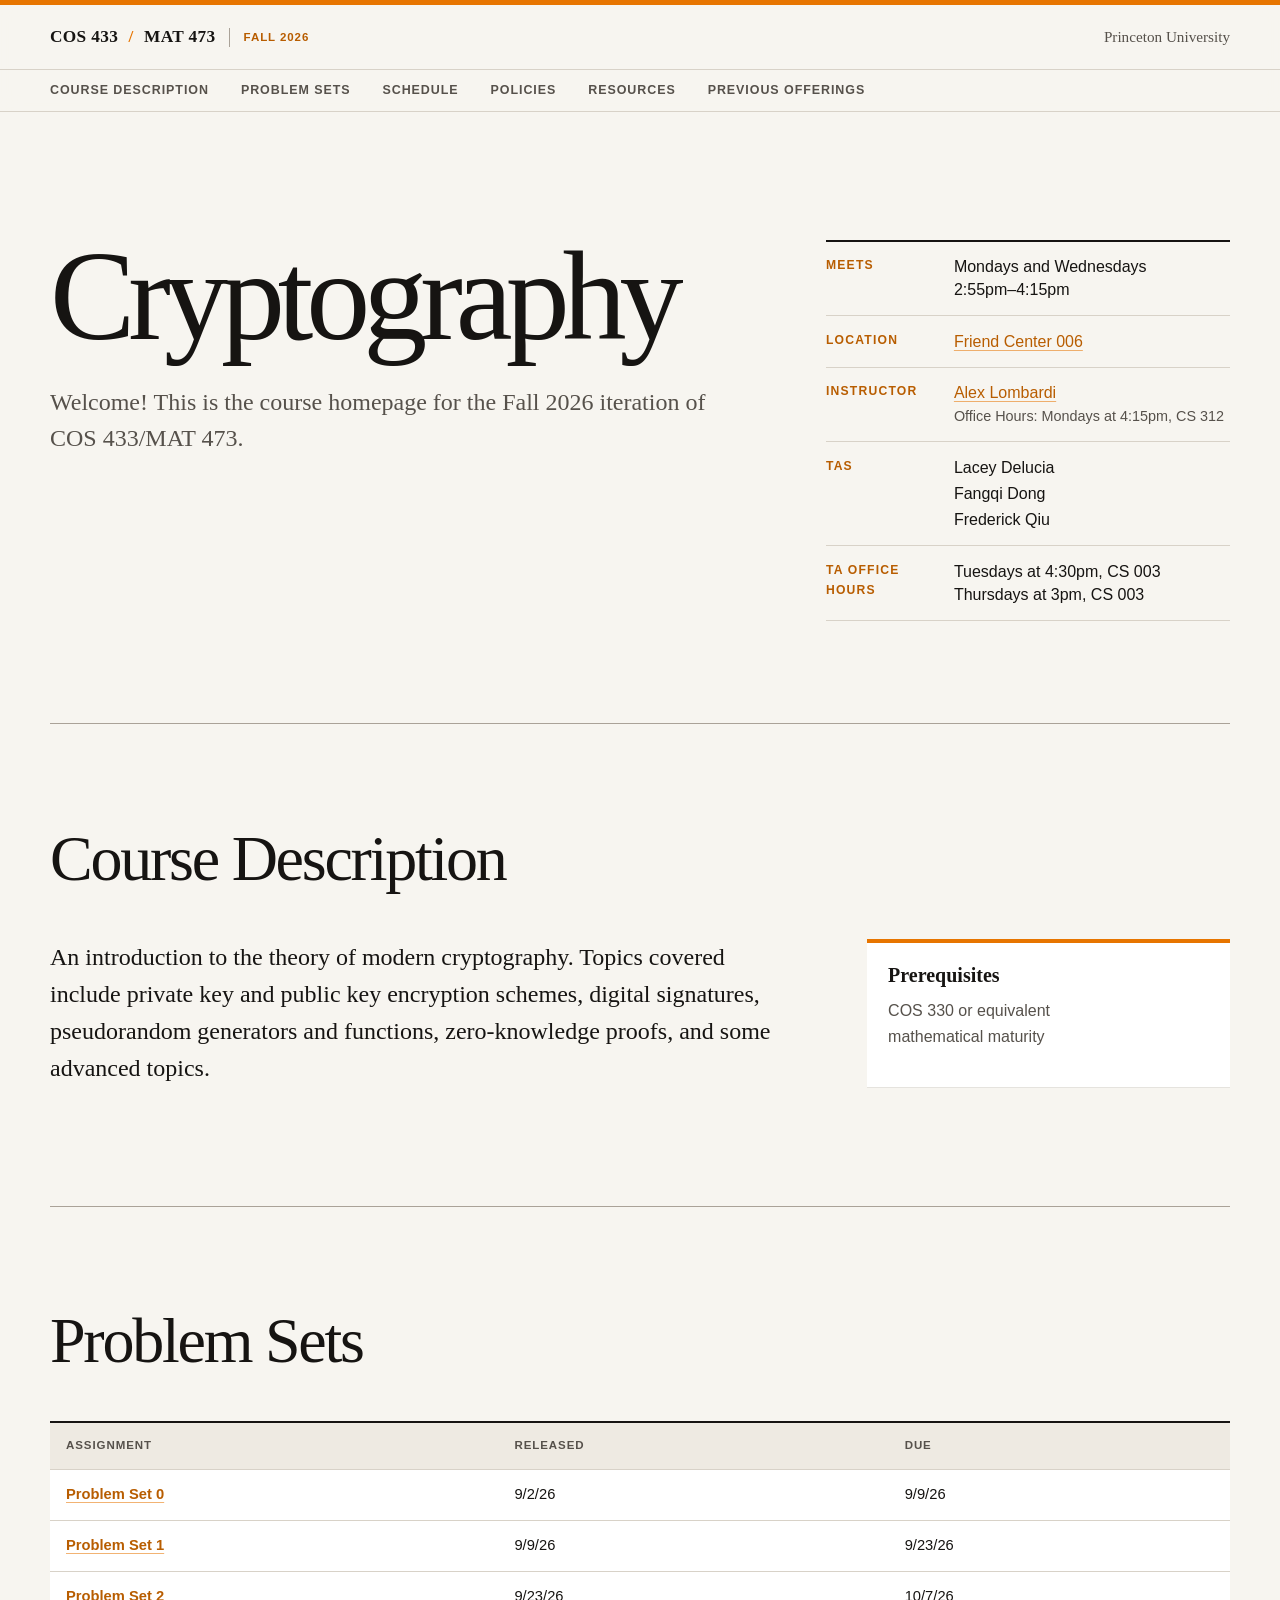
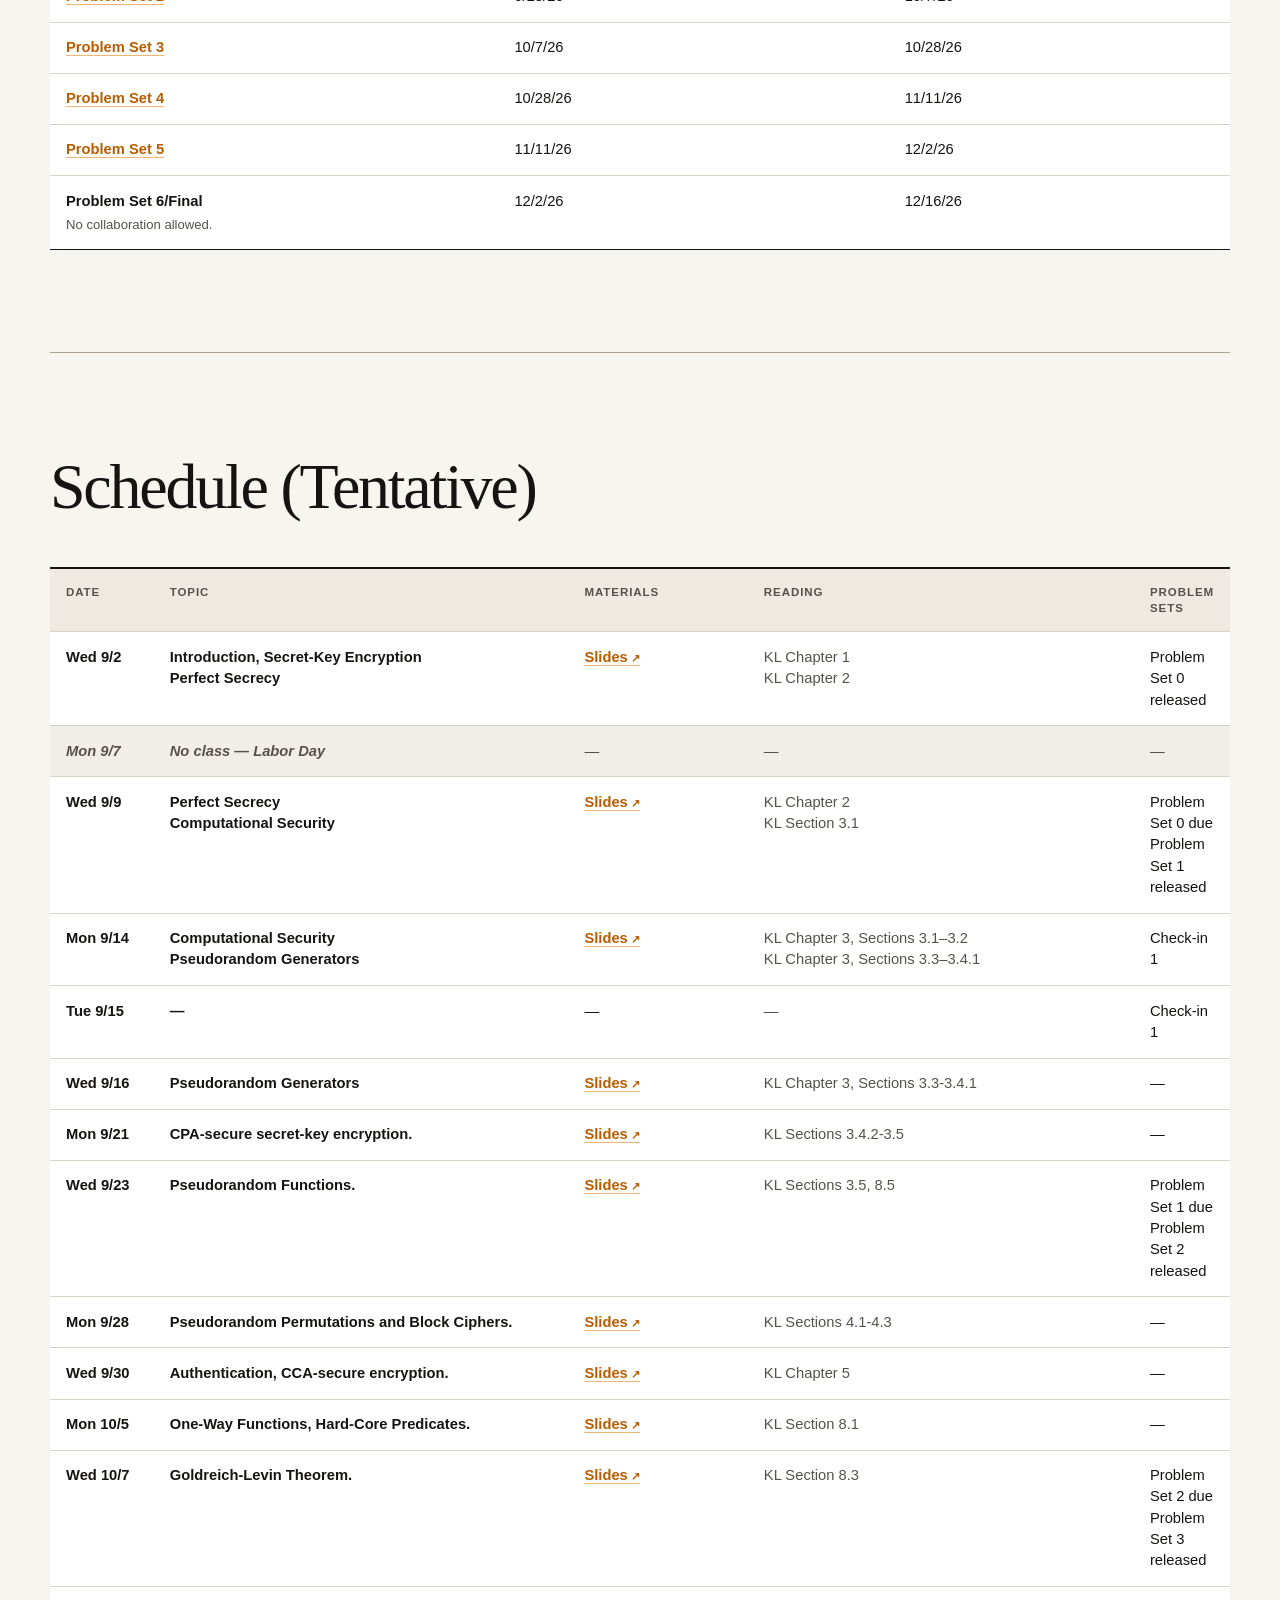
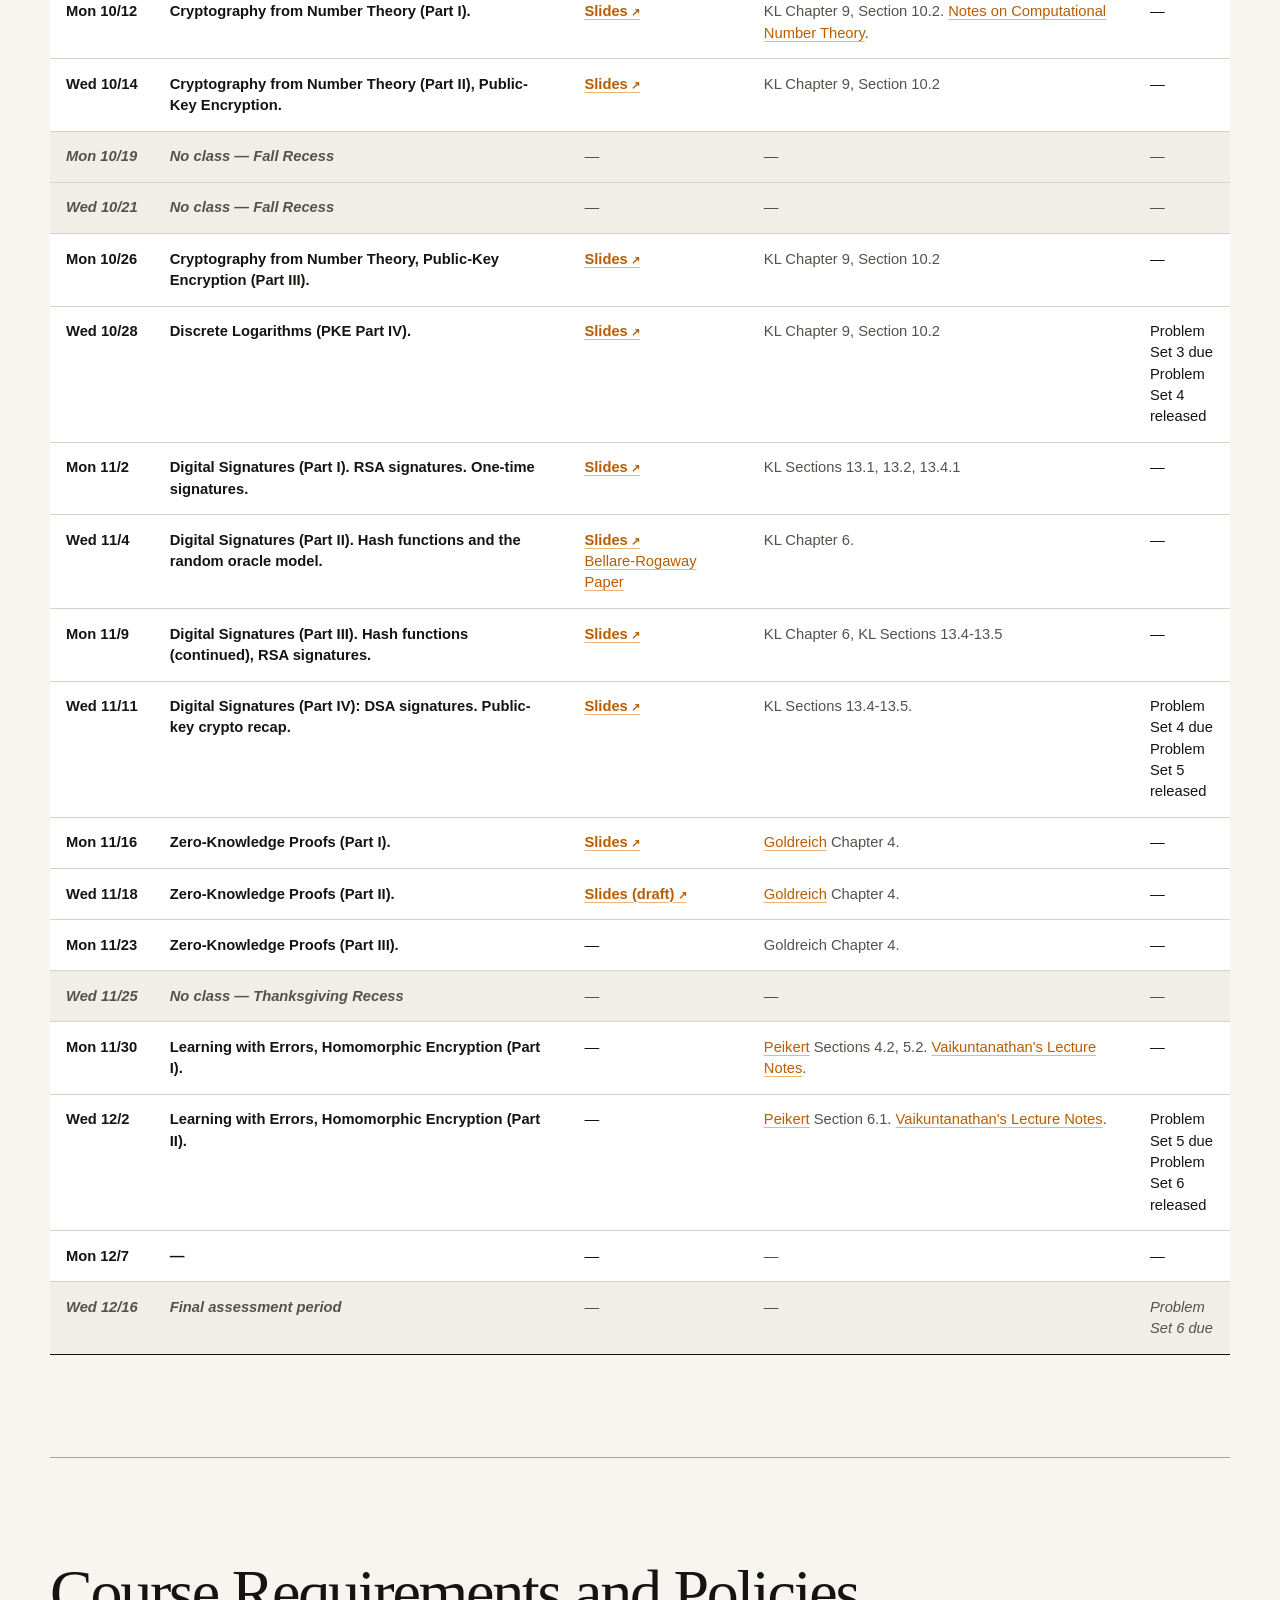
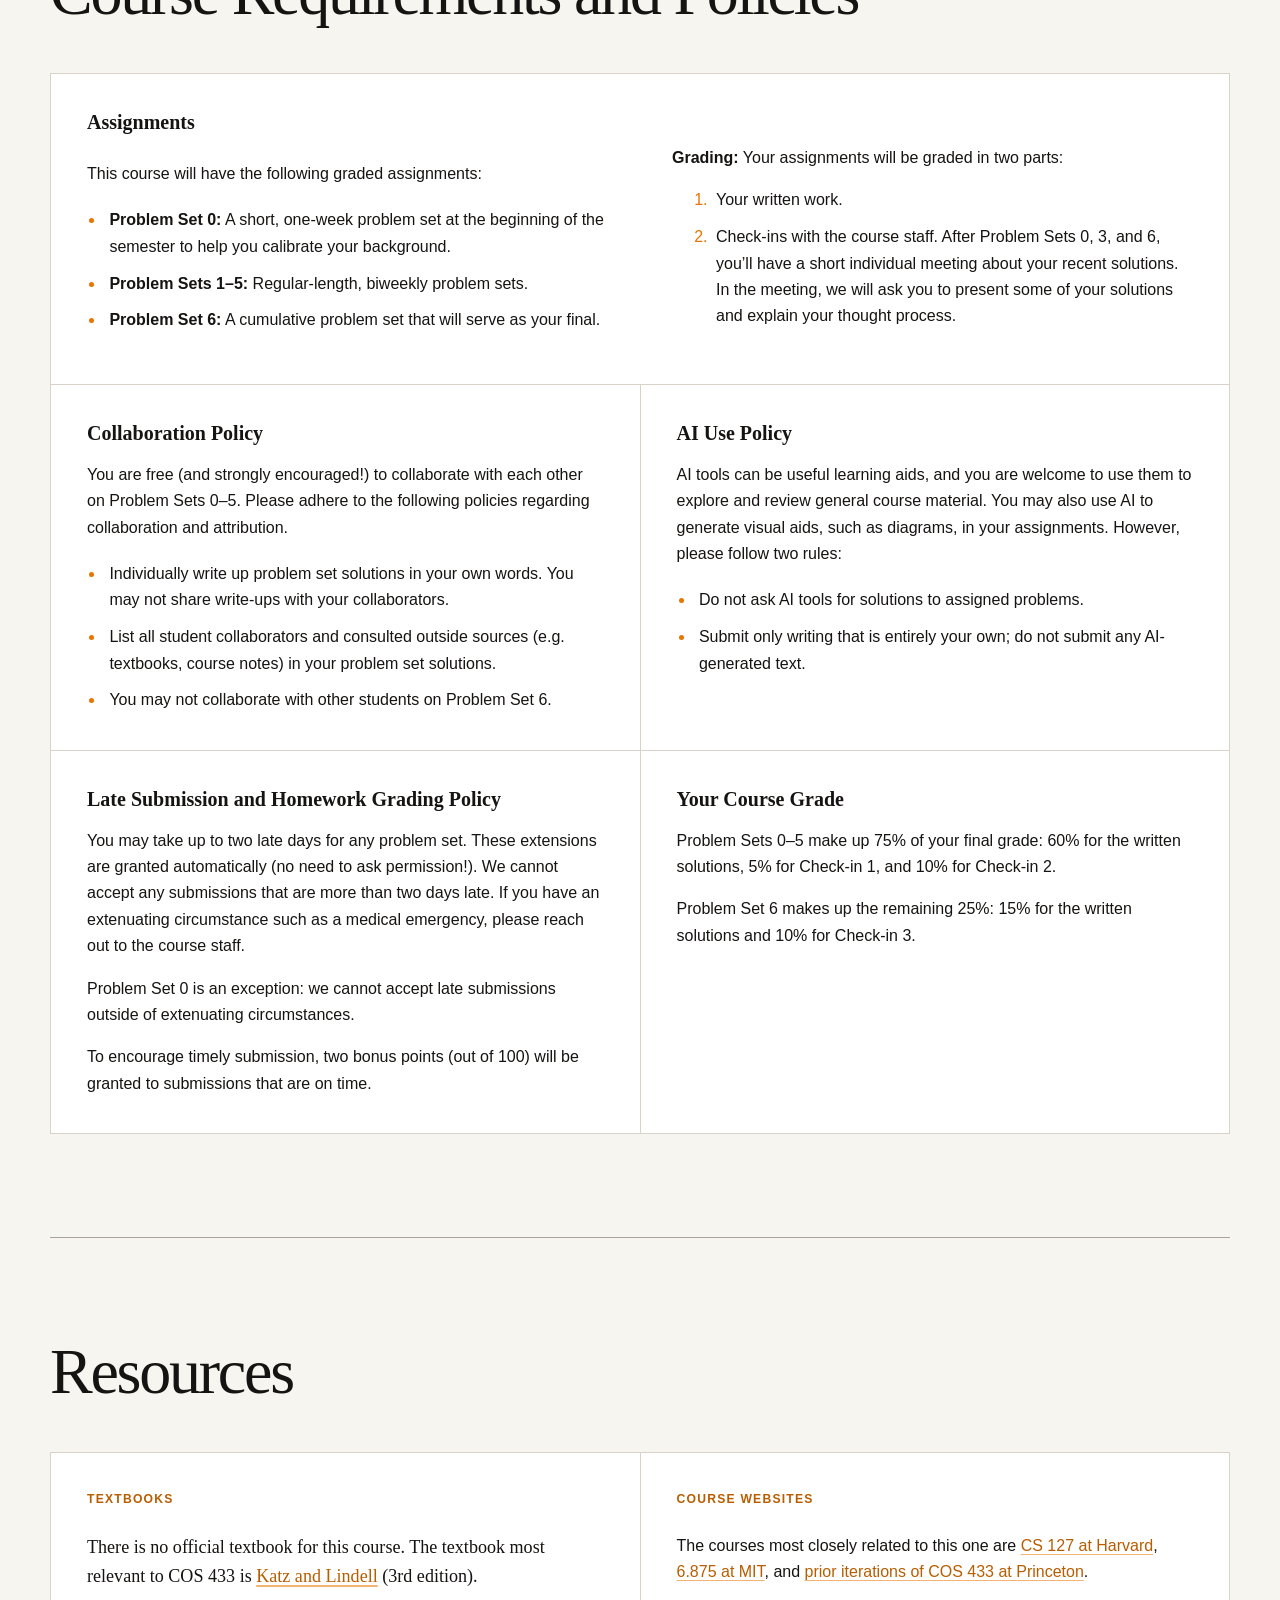
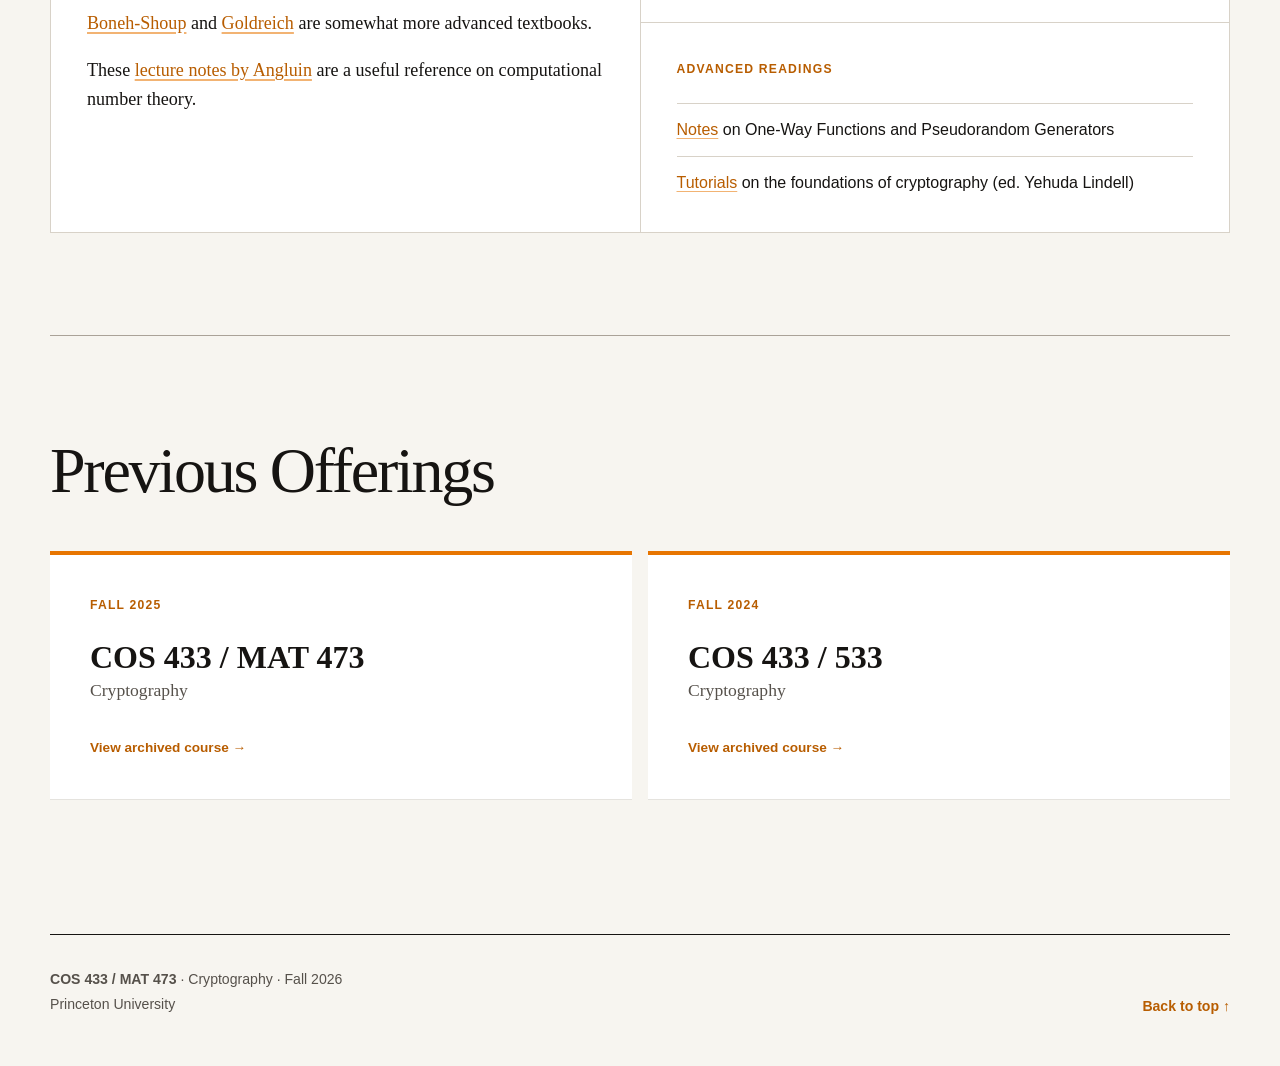
<file: index.html>
<!doctype html>
<html lang="en">
  <head>
    <meta charset="utf-8">
    <meta name="viewport" content="width=device-width, initial-scale=1">
    <meta name="description" content="COS 433 / MAT 473: Cryptography — Fall 2026 at Princeton University.">
    <meta name="theme-color" content="#e77500">
    <title>COS 433 / MAT 473: Cryptography — Fall 2026</title>
    <link rel="stylesheet" href="style.css">
  </head>
  <body>
    <a class="skip-link" href="#main-content">Skip to main content</a>

    <header class="site-header">
      <div class="header-rule" aria-hidden="true"></div>
      <div class="header-inner">
        <a class="course-mark" href="#top" aria-label="COS 433 / MAT 473 home">
          <span>COS 433</span>
          <span class="course-mark-divider" aria-hidden="true">/</span>
          <span>MAT 473</span>
          <span class="course-mark-term">Fall 2026</span>
        </a>
        <div class="header-meta">
          <span class="university">Princeton University</span>
        </div>
      </div>
      <nav class="site-nav" aria-label="Course navigation">
        <div class="nav-inner">
          <a href="#overview">Course Description</a>
          <a href="#problem-sets">Problem Sets</a>
          <a href="#schedule">Schedule</a>
          <a href="#policies">Policies</a>
          <a href="#resources">Resources</a>
          <a href="#previous-offerings">Previous Offerings</a>
        </div>
      </nav>
    </header>

    <main id="main-content">
      <section class="hero current-hero" id="top" aria-labelledby="course-title">
        <div class="hero-copy">
          <h1 id="course-title">Cryptography</h1>
          <p class="hero-intro">Welcome! This is the course homepage for the Fall 2026 iteration of COS 433/MAT 473.</p>
        </div>
        <dl class="course-facts">
          <div>
            <dt>Meets</dt>
            <dd>Mondays and Wednesdays<br>2:55pm–4:15pm</dd>
          </div>
          <div>
            <dt>Location</dt>
            <dd><a href="https://experience.arcgis.com/experience/366d5b2cddfb4aa990eb75f04aec8ade#widget_69=text:0616">Friend Center 006</a></dd>
          </div>
          <div>
            <dt>Instructor</dt>
            <dd><a href="https://sites.google.com/view/alex-lombardi/home">Alex Lombardi</a><br><span>Office Hours: Mondays at 4:15pm, CS 312</span></dd>
          </div>
          <div>
            <dt>TAs</dt>
            <dd>
              <ul class="staff-list">
                <li>Lacey Delucia</li>
                <li>Fangqi Dong</li>
                <li>Frederick Qiu</li>
              </ul>
            </dd>
          </div>
          <div>
            <dt>TA Office Hours</dt>
            <dd>Tuesdays at 4:30pm, CS 003<br>Thursdays at 3pm, CS 003</dd>
          </div>
        </dl>
      </section>

      <section class="section" id="overview" aria-labelledby="overview-title">
        <div class="section-heading">
          <h2 id="overview-title">Course Description</h2>
        </div>
        <div class="prose overview-grid">
          <div>
            <p>An introduction to the theory of modern cryptography. Topics covered include private key and public key encryption schemes, digital signatures, pseudorandom generators and functions, zero-knowledge proofs, and some advanced topics.</p>
          </div>
          <aside class="prerequisite">
            <h3>Prerequisites</h3>
            <p>COS 330 or equivalent mathematical maturity</p>
          </aside>
        </div>
      </section>

      <section class="section" id="problem-sets" aria-labelledby="problem-sets-title">
        <div class="section-heading">
          <h2 id="problem-sets-title">Problem Sets</h2>
        </div>
        <div class="table-wrap" tabindex="0" role="region" aria-label="Problem sets table">
          <table class="assignments-table">
            <thead>
              <tr>
                <th scope="col">Assignment</th>
                <th scope="col">Released</th>
                <th scope="col">Due</th>
              </tr>
            </thead>
            <tbody>
              <tr>
                <th scope="row"><a href="problem-sets/fall-2026/COS_433_Fall_2026_Problem_Set_0.pdf">Problem Set 0</a></th>
                <td><time datetime="2026-09-02">9/2/26</time></td>
                <td><time datetime="2026-09-09">9/9/26</time></td>
              </tr>
              <tr>
                <th scope="row"><a href="problem-sets/fall-2026/COS_433_Fall_2026_Problem_Set_1.pdf">Problem Set 1</a></th>
                <td><time datetime="2026-09-09">9/9/26</time></td>
                <td><time datetime="2026-09-23">9/23/26</time></td>
              </tr>
              <tr>
                <th scope="row"><a href="problem-sets/fall-2026/COS_433_Fall_2026_Problem_Set_2.pdf">Problem Set 2</a></th>
                <td><time datetime="2026-09-23">9/23/26</time></td>
                <td><time datetime="2026-10-07">10/7/26</time></td>
              </tr>
              <tr>
                <th scope="row"><a href="problem-sets/fall-2026/COS_433_Fall_2026_Problem_Set_3.pdf">Problem Set 3</a></th>
                <td><time datetime="2026-10-07">10/7/26</time></td>
                <td><time datetime="2026-10-28">10/28/26</time></td>
              </tr>
              <tr>
                <th scope="row"><a href="problem-sets/fall-2026/COS_433_Fall_2026_Problem_Set_4.pdf">Problem Set 4</a></th>
                <td><time datetime="2026-10-28">10/28/26</time></td>
                <td><time datetime="2026-11-11">11/11/26</time></td>
              </tr>
              <tr>
                <th scope="row"><a href="problem-sets/fall-2026/COS_433_Fall_2026_Problem_Set_5.pdf">Problem Set 5</a></th>
                <td><time datetime="2026-11-11">11/11/26</time></td>
                <td><time datetime="2026-12-02">12/2/26</time></td>
              </tr>
              <tr>
                <th scope="row">Problem Set 6/Final <span class="table-note">No collaboration allowed.</span></th>
                <td><time datetime="2026-12-02">12/2/26</time></td>
                <td><time datetime="2026-12-16">12/16/26</time></td>
              </tr>
            </tbody>
          </table>
        </div>
      </section>

      <section class="section current-schedule hide-unreleased-slides" id="schedule" aria-labelledby="schedule-title">
        <div class="section-heading">
          <h2 id="schedule-title">Schedule (Tentative)</h2>
        </div>
        <p class="table-hint">Scroll horizontally to see all columns on smaller screens.</p>
        <div class="table-wrap" tabindex="0" role="region" aria-label="Fall 2026 course schedule table">
          <table class="schedule-table">
            <thead>
              <tr><th scope="col">Date</th><th scope="col">Topic</th><th scope="col">Materials</th><th scope="col">Reading</th><th scope="col">Problem Sets</th></tr>
            </thead>
            <tbody>
              <tr><th scope="row"><time datetime="2026-09-02">Wed 9/2</time></th><td>Introduction, Secret-Key Encryption<br>Perfect Secrecy</td><td><a class="material-link published-slide" href="slides/fall-2026/L01-final.pdf">Slides</a></td><td>KL Chapter 1<br>KL Chapter 2</td><td>Problem Set 0 released</td></tr>
              <tr class="no-class"><th scope="row"><time datetime="2026-09-07">Mon 9/7</time></th><td>No class — Labor Day</td><td>—</td><td>—</td><td>—</td></tr>
              <tr><th scope="row"><time datetime="2026-09-09">Wed 9/9</time></th><td>Perfect Secrecy<br>Computational Security</td><td><a class="material-link published-slide" href="slides/fall-2026/L02-final.pdf">Slides</a></td><td>KL Chapter 2<br>KL Section 3.1</td><td>Problem Set 0 due<br>Problem Set 1 released</td></tr>
              <tr><th scope="row"><time datetime="2026-09-14">Mon 9/14</time></th><td>Computational Security<br>Pseudorandom Generators</td><td><a class="material-link published-slide" href="slides/fall-2026/L03-final.pdf">Slides</a></td><td>KL Chapter 3, Sections 3.1–3.2<br>KL Chapter 3, Sections 3.3–3.4.1</td><td>Check-in 1</td></tr>
              <tr><th scope="row"><time datetime="2026-09-15">Tue 9/15</time></th><td>—</td><td>—</td><td>—</td><td>Check-in 1</td></tr>
              <tr><th scope="row"><time datetime="2026-09-16">Wed 9/16</time></th><td>Pseudorandom Generators</td><td><a class="material-link published-slide" href="slides/fall-2026/L04-final.pdf">Slides</a></td><td>KL Chapter 3, Sections 3.3-3.4.1</td><td>—</td></tr>
              <tr><th scope="row"><time datetime="2026-09-21">Mon 9/21</time></th><td>CPA-secure secret-key encryption.</td><td><a class="material-link published-slide" href="slides/fall-2026/L05-final.pdf">Slides</a></td><td>KL Sections 3.4.2-3.5</td><td>—</td></tr>
              <tr><th scope="row"><time datetime="2026-09-23">Wed 9/23</time></th><td>Pseudorandom Functions.</td><td><a class="material-link published-slide" href="slides/fall-2026/L06-final.pdf">Slides</a></td><td>KL Sections 3.5, 8.5</td><td>Problem Set 1 due<br>Problem Set 2 released</td></tr>
              <tr><th scope="row"><time datetime="2026-09-28">Mon 9/28</time></th><td>Pseudorandom Permutations and Block Ciphers.</td><td><a class="material-link published-slide" href="slides/fall-2026/L07-final.pdf">Slides</a></td><td>KL Sections 4.1-4.3</td><td>—</td></tr>
              <tr><th scope="row"><time datetime="2026-09-30">Wed 9/30</time></th><td>Authentication, CCA-secure encryption.</td><td><a class="material-link published-slide" href="slides/fall-2026/L08-final.pdf">Slides</a></td><td>KL Chapter 5</td><td>—</td></tr>
              <tr><th scope="row"><time datetime="2026-10-05">Mon 10/5</time></th><td>One-Way Functions, Hard-Core Predicates.</td><td><a class="material-link published-slide" href="slides/fall-2026/L09-final.pdf">Slides</a></td><td>KL Section 8.1</td><td>—</td></tr>
              <tr><th scope="row"><time datetime="2026-10-07">Wed 10/7</time></th><td>Goldreich-Levin Theorem.</td><td><a class="material-link published-slide" href="slides/fall-2026/L10-final.pdf">Slides</a></td><td>KL Section 8.3</td><td>Problem Set 2 due<br>Problem Set 3 released</td></tr>
              <tr><th scope="row"><time datetime="2026-10-12">Mon 10/12</time></th><td>Cryptography from Number Theory (Part I).</td><td><a class="material-link published-slide" href="slides/fall-2026/L11-final.pdf">Slides</a></td><td>KL Chapter 9, Section 10.2. <a href="https://people.csail.mit.edu/vinodv/6892-Fall2013/Angluin.pdf">Notes on Computational Number Theory</a>.</td><td>—</td></tr>
              <tr><th scope="row"><time datetime="2026-10-14">Wed 10/14</time></th><td>Cryptography from Number Theory (Part II), Public-Key Encryption.</td><td><a class="material-link published-slide" href="slides/fall-2026/L12-final.pdf">Slides</a></td><td>KL Chapter 9, Section 10.2</td><td>—</td></tr>
              <tr class="no-class"><th scope="row"><time datetime="2026-10-19">Mon 10/19</time></th><td>No class — Fall Recess</td><td>—</td><td>—</td><td>—</td></tr>
              <tr class="no-class"><th scope="row"><time datetime="2026-10-21">Wed 10/21</time></th><td>No class — Fall Recess</td><td>—</td><td>—</td><td>—</td></tr>
              <tr><th scope="row"><time datetime="2026-10-26">Mon 10/26</time></th><td>Cryptography from Number Theory, Public-Key Encryption (Part III).</td><td><a class="material-link published-slide" href="slides/fall-2026/L13-final.pdf">Slides</a></td><td>KL Chapter 9, Section 10.2</td><td>—</td></tr>
              <tr><th scope="row"><time datetime="2026-10-28">Wed 10/28</time></th><td>Discrete Logarithms (PKE Part IV).</td><td><a class="material-link published-slide" href="slides/fall-2026/L14-final.pdf">Slides</a></td><td>KL Chapter 9, Section 10.2</td><td>Problem Set 3 due<br>Problem Set 4 released</td></tr>
              <tr><th scope="row"><time datetime="2026-11-02">Mon 11/2</time></th><td>Digital Signatures (Part I). RSA signatures. One-time signatures.</td><td><a class="material-link published-slide" href="slides/fall-2026/L15-final.pdf">Slides</a></td><td>KL Sections 13.1, 13.2, 13.4.1</td><td>—</td></tr>
              <tr><th scope="row"><time datetime="2026-11-04">Wed 11/4</time></th><td>Digital Signatures (Part II). Hash functions and the random oracle model.</td><td><a class="material-link published-slide" href="slides/fall-2026/L16-final.pdf">Slides</a><br><a href="https://cseweb.ucsd.edu/~mihir/papers/ro.pdf">Bellare-Rogaway Paper</a></td><td>KL Chapter 6.</td><td>—</td></tr>
              <tr><th scope="row"><time datetime="2026-11-09">Mon 11/9</time></th><td>Digital Signatures (Part III). Hash functions (continued), RSA signatures.</td><td><a class="material-link published-slide" href="slides/fall-2026/L17-final.pdf">Slides</a></td><td>KL Chapter 6, KL Sections 13.4-13.5</td><td>—</td></tr>
              <tr><th scope="row"><time datetime="2026-11-11">Wed 11/11</time></th><td>Digital Signatures (Part IV): DSA signatures. Public-key crypto recap.</td><td><a class="material-link published-slide" href="slides/fall-2026/L18-final.pdf">Slides</a></td><td>KL Sections 13.4-13.5.</td><td>Problem Set 4 due<br>Problem Set 5 released</td></tr>
              <tr><th scope="row"><time datetime="2026-11-16">Mon 11/16</time></th><td>Zero-Knowledge Proofs (Part I).</td><td><a class="material-link published-slide" href="slides/fall-2026/L19-final.pdf">Slides</a></td><td><a href="https://www.wisdom.weizmann.ac.il/~oded/foc-drafts.html">Goldreich</a> Chapter 4.</td><td>—</td></tr>
              <tr><th scope="row"><time datetime="2026-11-18">Wed 11/18</time></th><td>Zero-Knowledge Proofs (Part II).</td><td><a class="material-link" href="slides/fall-2026/L20-draft.pdf">(draft)</a></td><td><a href="https://www.wisdom.weizmann.ac.il/~oded/foc-drafts.html">Goldreich</a> Chapter 4.</td><td>—</td></tr>
              <tr><th scope="row"><time datetime="2026-11-23">Mon 11/23</time></th><td>Zero-Knowledge Proofs (Part III).</td><td><a class="material-link" href="slides/fall-2026/L21-final.pdf">(draft)</a></td><td>Goldreich Chapter 4.</td><td>—</td></tr>
              <tr class="no-class"><th scope="row"><time datetime="2026-11-25">Wed 11/25</time></th><td>No class — Thanksgiving Recess</td><td>—</td><td>—</td><td>—</td></tr>
              <tr><th scope="row"><time datetime="2026-11-30">Mon 11/30</time></th><td>Learning with Errors, Homomorphic Encryption (Part I).</td><td>—</td><td><a href="https://eprint.iacr.org/2015/939.pdf">Peikert</a> Sections 4.2, 5.2. <a href="https://advancedcrypto.github.io/Lecture1.pdf">Vaikuntanathan's Lecture Notes</a>.</td><td>—</td></tr>
              <tr><th scope="row"><time datetime="2026-12-02">Wed 12/2</time></th><td>Learning with Errors, Homomorphic Encryption (Part II).</td><td>—</td><td><a href="https://eprint.iacr.org/2015/939.pdf">Peikert</a> Section 6.1. <a href="https://advancedcrypto.github.io/Lecture4a.pdf">Vaikuntanathan's Lecture Notes</a>.</td><td>Problem Set 5 due<br>Problem Set 6 released</td></tr>
              <tr><th scope="row"><time datetime="2026-12-07">Mon 12/7</time></th><td>—</td><td>—</td><td>—</td><td>—</td></tr>
              <tr class="no-class"><th scope="row"><time datetime="2026-12-16">Wed 12/16</time></th><td>Final assessment period</td><td>—</td><td>—</td><td>Problem Set 6 due</td></tr>
            </tbody>
          </table>
        </div>
      </section>

      <section class="section" id="policies" aria-labelledby="policies-title">
        <div class="section-heading">
          <h2 id="policies-title">Course Requirements and Policies</h2>
        </div>
        <div class="policy-grid">
          <article class="policy-block policy-lead">
            <h3>Assignments</h3>
            <p>This course will have the following graded assignments:</p>
            <ul>
              <li><strong>Problem Set 0:</strong> A short, one-week problem set at the beginning of the semester to help you calibrate your background.</li>
              <li><strong>Problem Sets 1–5:</strong> Regular-length, biweekly problem sets.</li>
              <li><strong>Problem Set 6:</strong> A cumulative problem set that will serve as your final.</li>
            </ul>
            <p><strong>Grading:</strong> Your assignments will be graded in two parts:</p>
            <ol>
              <li>Your written work.</li>
              <li>Check-ins with the course staff. After Problem Sets 0, 3, and 6, you’ll have a short individual meeting about your recent solutions. In the meeting, we will ask you to present some of your solutions and explain your thought process.</li>
            </ol>
          </article>

          <article class="policy-block">
            <h3>Collaboration Policy</h3>
            <p>You are free (and strongly encouraged!) to collaborate with each other on Problem Sets 0–5. Please adhere to the following policies regarding collaboration and attribution.</p>
            <ul>
              <li>Individually write up problem set solutions in your own words. You may not share write-ups with your collaborators.</li>
              <li>List all student collaborators and consulted outside sources (e.g. textbooks, course notes) in your problem set solutions.</li>
              <li>You may not collaborate with other students on Problem Set 6.</li>
            </ul>
          </article>

          <article class="policy-block">
            <h3>AI Use Policy</h3>
            <p>AI tools can be useful learning aids, and you are welcome to use them to explore and review general course material. You may also use AI to generate visual aids, such as diagrams, in your assignments. However, please follow two rules:</p>
            <ul>
              <li>Do not ask AI tools for solutions to assigned problems.</li>
              <li>Submit only writing that is entirely your own; do not submit any AI-generated text.</li>
            </ul>
          </article>

          <article class="policy-block">
            <h3>Late Submission and Homework Grading Policy</h3>
            <p>You may take up to two late days for any problem set. These extensions are granted automatically (no need to ask permission!). We cannot accept any submissions that are more than two days late. If you have an extenuating circumstance such as a medical emergency, please reach out to the course staff.</p>
            <p>Problem Set 0 is an exception: we cannot accept late submissions outside of extenuating circumstances.</p>
            <p>To encourage timely submission, two bonus points (out of 100) will be granted to submissions that are on time.</p>
          </article>

          <article class="policy-block">
            <h3>Your Course Grade</h3>
            <p>Problem Sets 0–5 make up 75% of your final grade: 60% for the written solutions, 5% for Check-in 1, and 10% for Check-in 2.</p>
            <p>Problem Set 6 makes up the remaining 25%: 15% for the written solutions and 10% for Check-in 3.</p>
          </article>
        </div>
      </section>

      <section class="section" id="resources" aria-labelledby="resources-title">
        <div class="section-heading">
          <h2 id="resources-title">Resources</h2>
        </div>
        <div class="resources-grid">
          <article class="resource-block resource-primary">
            <p class="resource-label">Textbooks</p>
            <p>There is no official textbook for this course. The textbook most relevant to COS 433 is <a href="https://www.amazon.com/Introduction-Cryptography-Chapman-Network-Security/dp/0815354363?crid=26S3CMSML5BNW&amp;dib=eyJ2IjoiMSJ9.MkAYgjB3NdQPfsVznnhBB7H2rwZAd39FW0QY09JhkgXg32PTzg06QoyiJFtkW-ui.Piqp25gcq0TBzhizxxLYWNKhxDN2q-RNJmiVXj6zwCg&amp;dib_tag=se&amp;keywords=introduction+to+modern+cryptography+katz+lindell&amp;qid=1756949759&amp;s=books&amp;sprefix=introduction+to+modern+cryptography+katz+lindell%2Cstripbooks%2C89&amp;sr=1-1">Katz and Lindell</a> (3rd edition).</p>
            <p><a href="https://toc.cryptobook.us/">Boneh-Shoup</a> and <a href="https://www.wisdom.weizmann.ac.il/~oded/foc-book.html">Goldreich</a> are somewhat more advanced textbooks.</p>
            <p>These <a href="https://people.csail.mit.edu/vinodv/6892-Fall2013/Angluin.pdf">lecture notes by Angluin</a> are a useful reference on computational number theory.</p>
          </article>

          <article class="resource-block">
            <p class="resource-label">Course Websites</p>
            <p>The courses most closely related to this one are <a href="https://cs127.boazbarak.org/">CS 127 at Harvard</a>, <a href="http://mit6875.org/">6.875 at MIT</a>, and <a href="https://mzhandry.github.io/courses/2020-Fall-COS433/">prior iterations of COS 433 at Princeton</a>.</p>
          </article>

          <article class="resource-block">
            <p class="resource-label">Advanced Readings</p>
            <ul class="resource-list">
              <li><a href="https://drive.google.com/file/d/1I5aObjjX_0Zlpn97mNiALAsqbqVJDV7d/view?usp=drive_link">Notes</a> on One-Way Functions and Pseudorandom Generators</li>
              <li><a href="https://link.springer.com/book/10.1007/978-3-319-57048-8">Tutorials</a> on the foundations of cryptography (ed. Yehuda Lindell)</li>
            </ul>
          </article>
        </div>
      </section>

      <section class="section" id="previous-offerings" aria-labelledby="previous-title">
        <div class="section-heading">
          <h2 id="previous-title">Previous Offerings</h2>
        </div>
        <div class="offering-grid">
          <a class="offering-card" href="archive/fall-2025/">
            <span class="offering-term">Fall 2025</span>
            <strong>COS 433 / MAT 473</strong>
            <span>Cryptography</span>
            <span class="offering-action">View archived course <span aria-hidden="true">→</span></span>
          </a>
          <a class="offering-card" href="archive/fall-2024/">
            <span class="offering-term">Fall 2024</span>
            <strong>COS 433 / 533</strong>
            <span>Cryptography</span>
            <span class="offering-action">View archived course <span aria-hidden="true">→</span></span>
          </a>
        </div>
      </section>
    </main>

    <footer class="site-footer">
      <div>
        <p><strong>COS 433 / MAT 473</strong> · Cryptography · Fall 2026</p>
        <p>Princeton University</p>
      </div>
      <a href="#top">Back to top <span aria-hidden="true">↑</span></a>
    </footer>
  </body>
</html>
</file>
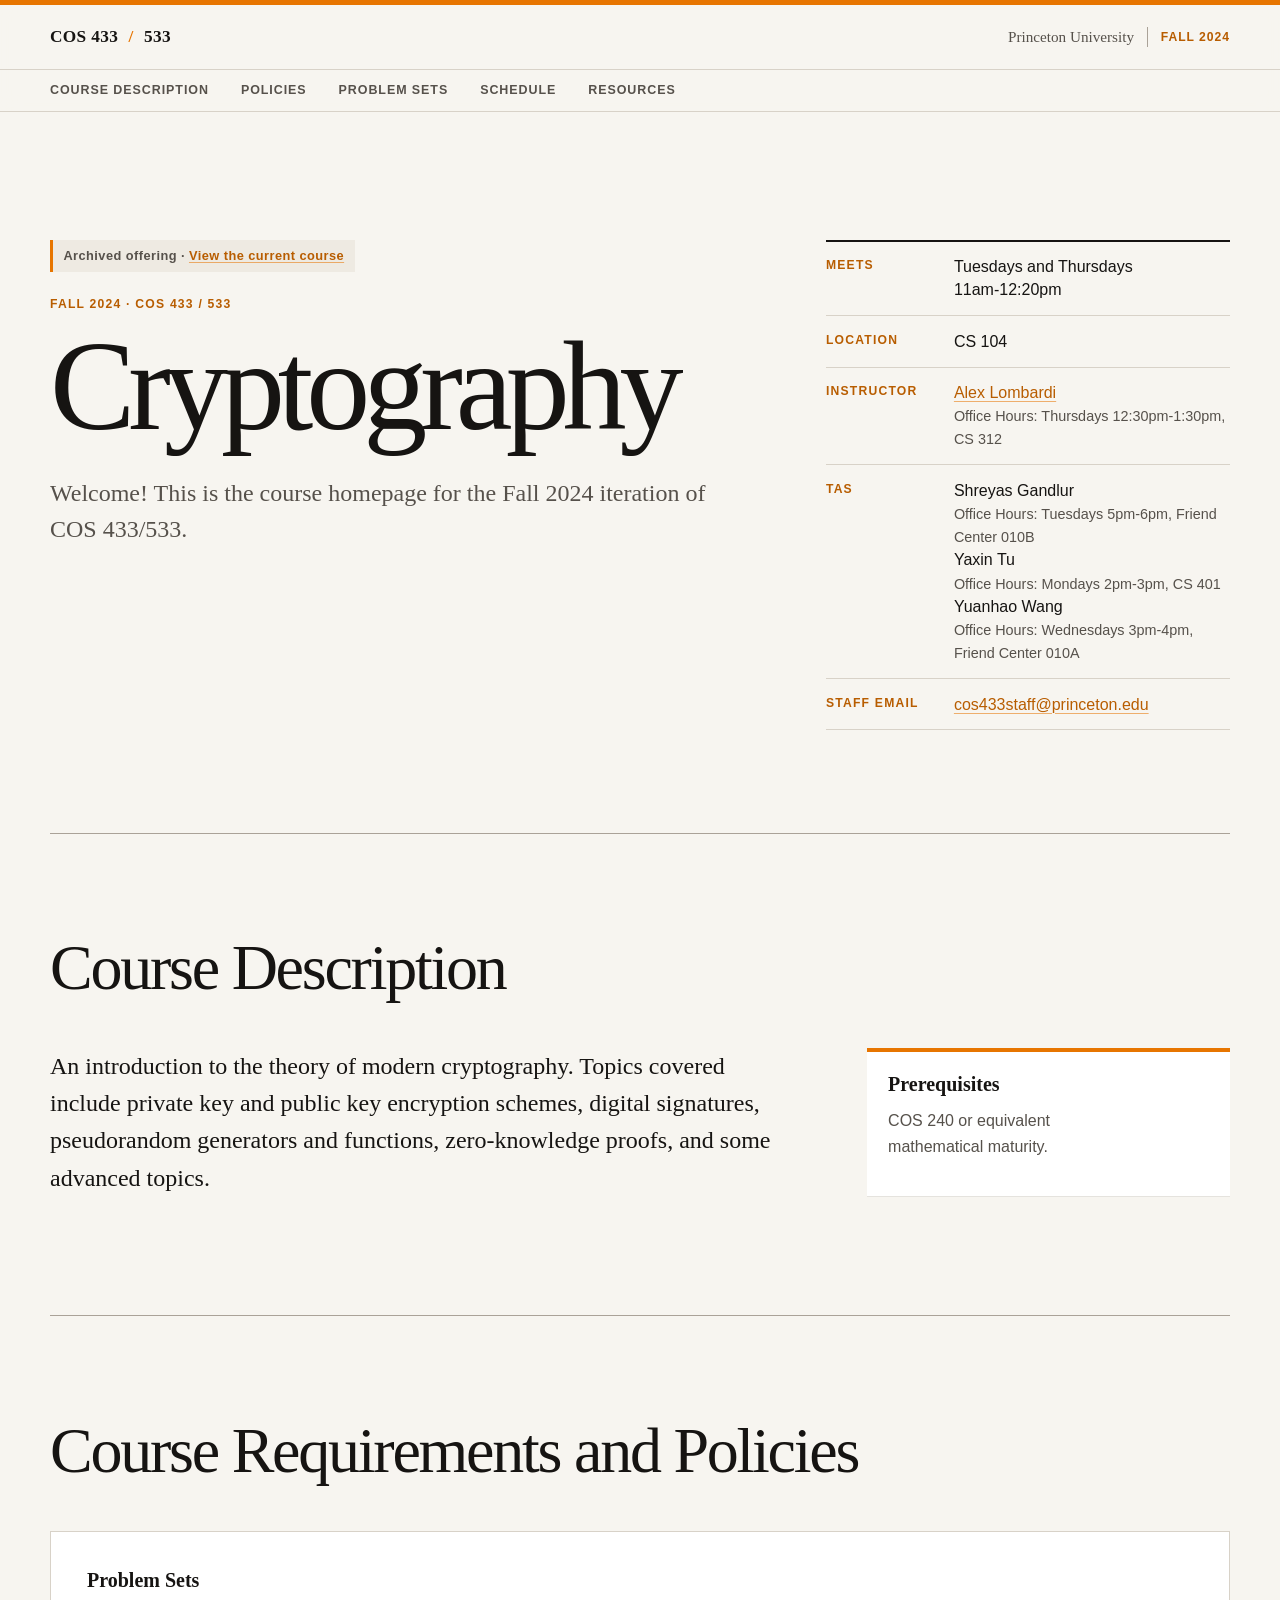
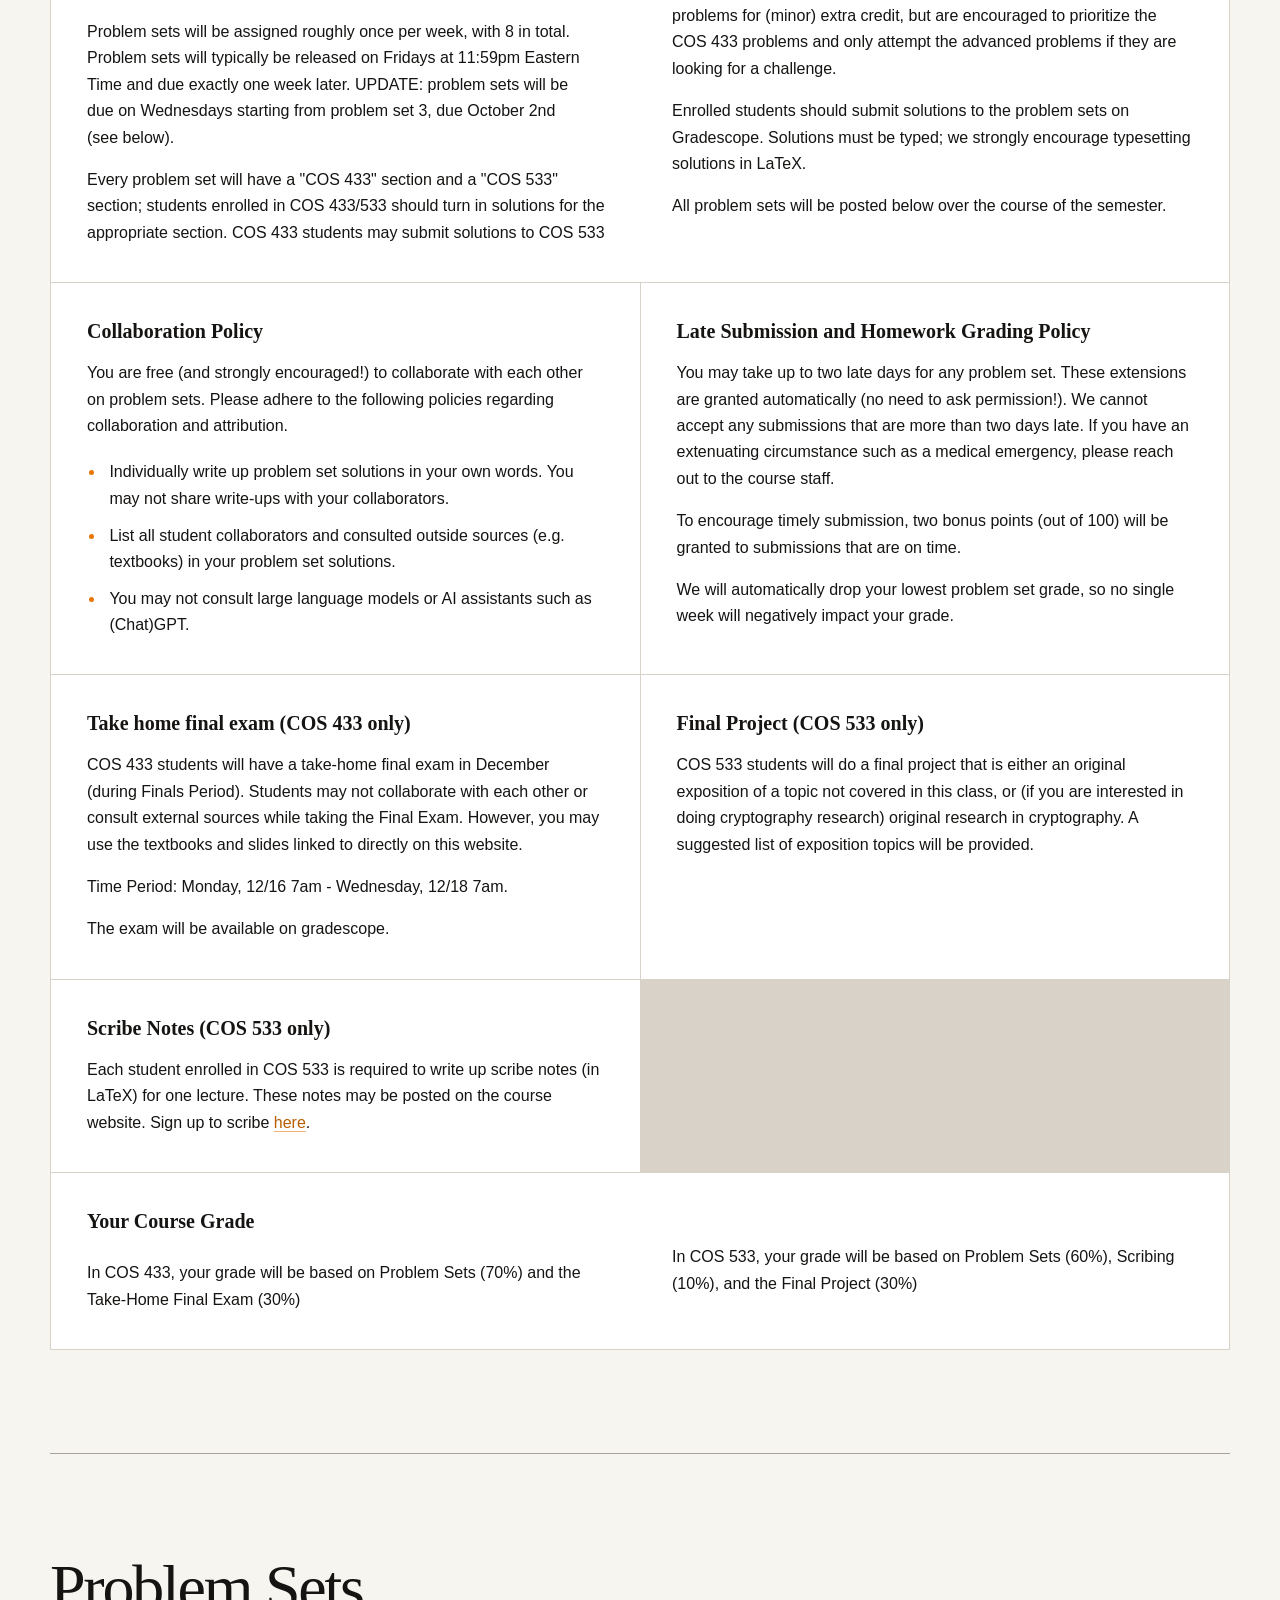
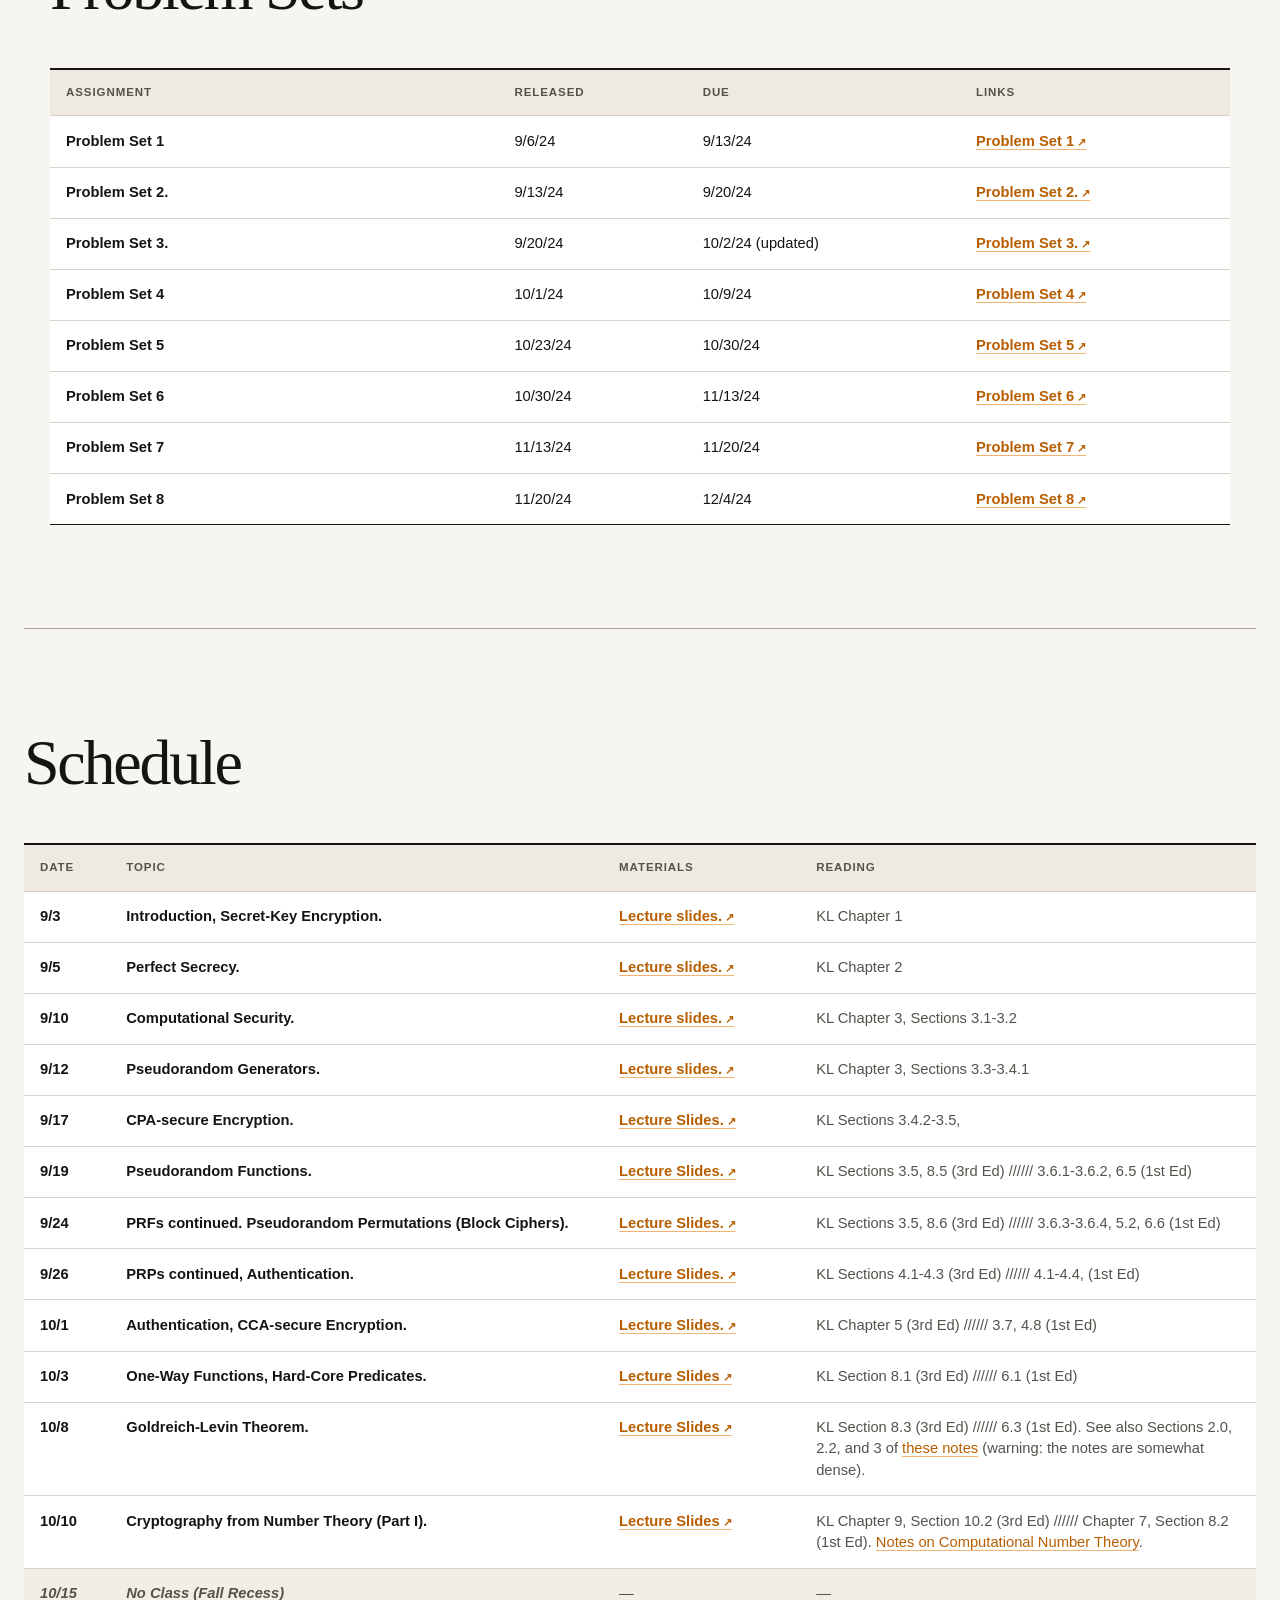
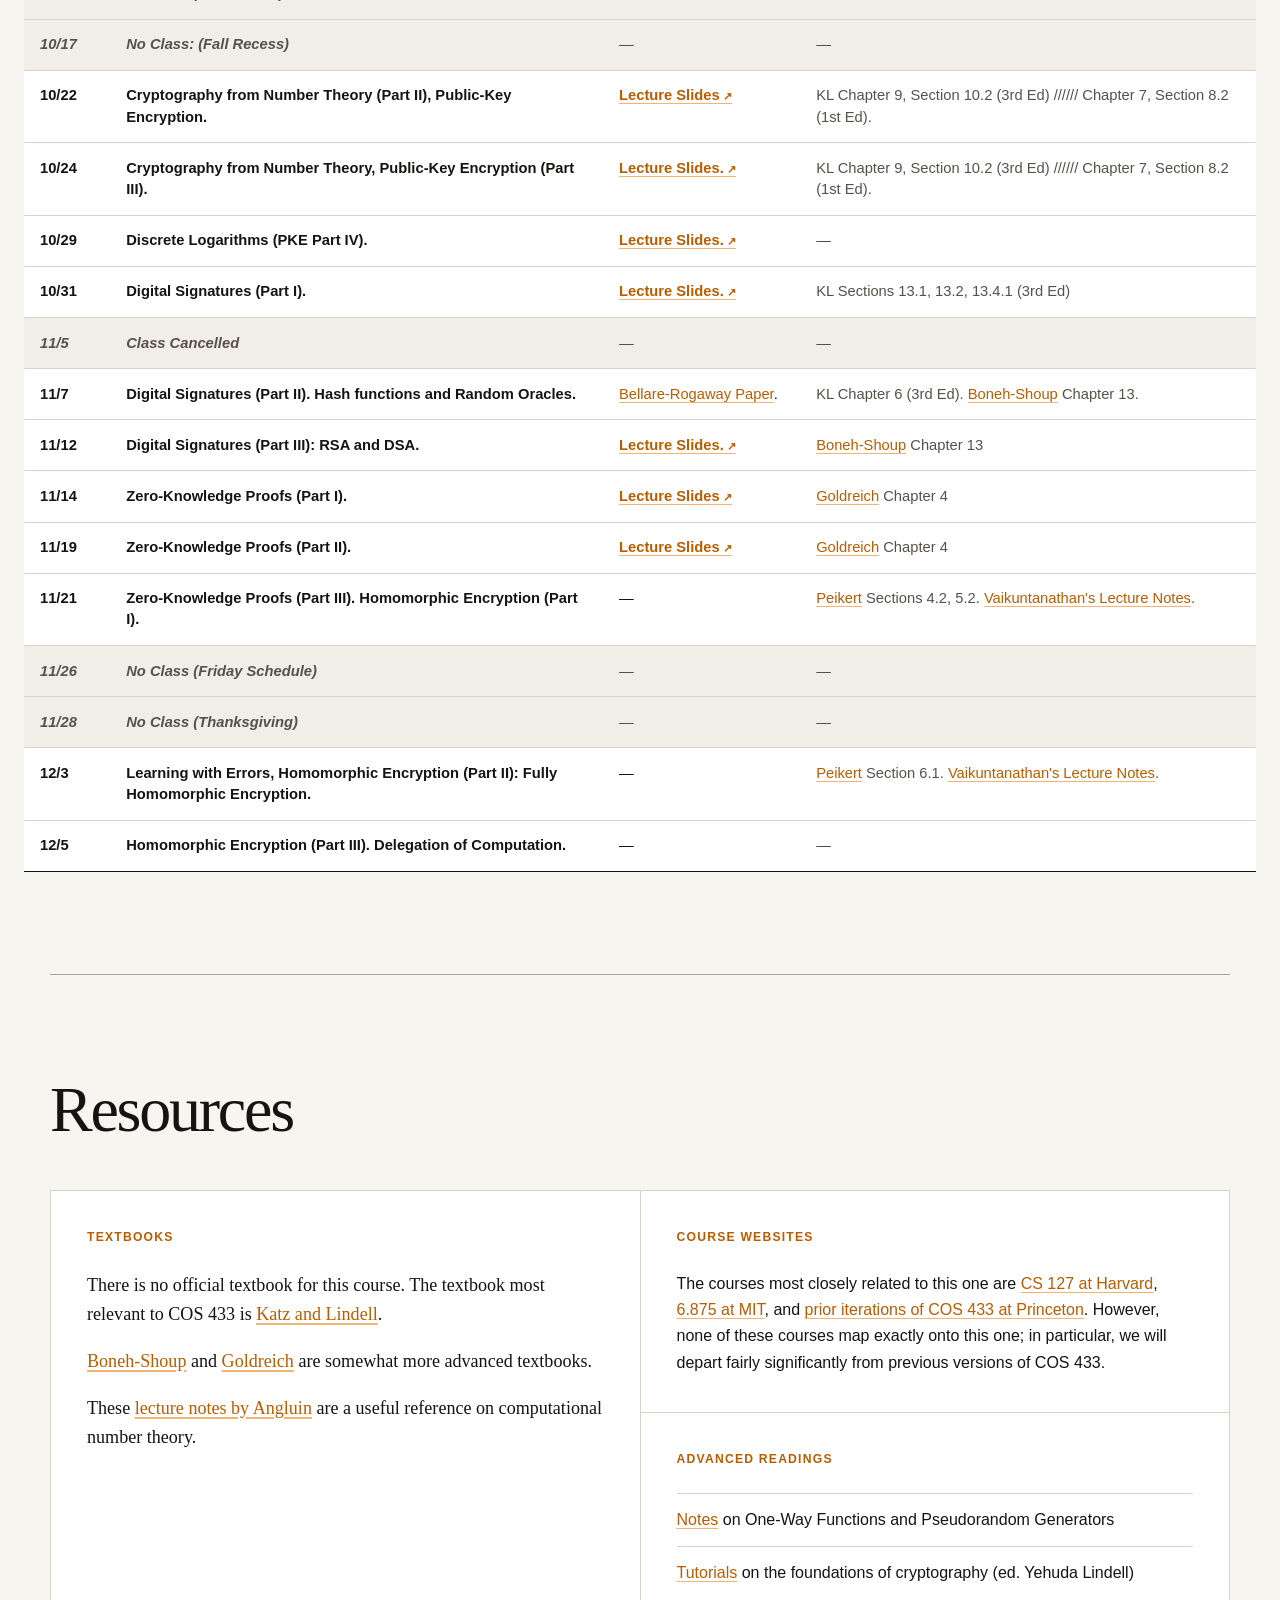
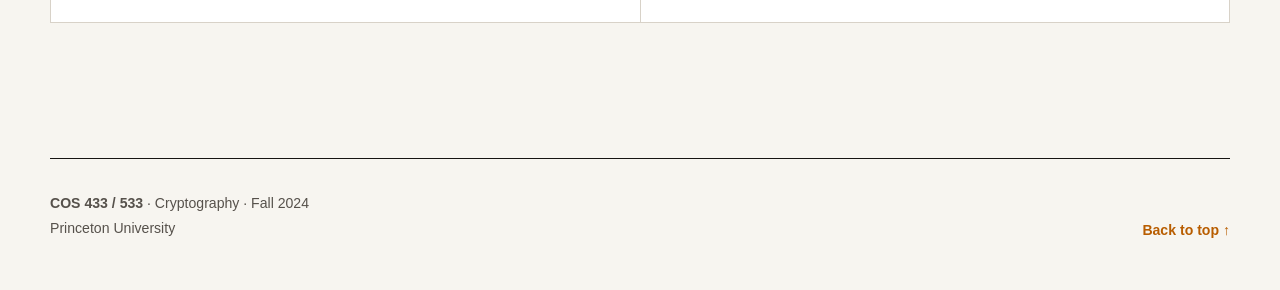
<file: archive/fall-2024/index.html>
<!doctype html>
<html lang="en">
  <head>
    <meta charset="utf-8">
    <meta name="viewport" content="width=device-width, initial-scale=1">
    <meta name="description" content="Archived Fall 2024 offering of COS 433/533: Cryptography at Princeton University.">
    <meta name="theme-color" content="#e77500">
    <title>COS 433/533: Cryptography — Fall 2024 Archive</title>
    <link rel="stylesheet" href="../../style.css">
  </head>
  <body>
    <a class="skip-link" href="#main-content">Skip to main content</a>

    <header class="site-header">
      <div class="header-rule" aria-hidden="true"></div>
      <div class="header-inner">
        <a class="course-mark" href="#top" aria-label="COS 433/533 home">
          <span>COS 433</span>
          <span class="course-mark-divider" aria-hidden="true">/</span>
          <span>533</span>
        </a>
        <div class="header-meta">
          <span class="university">Princeton University</span>
          <span class="header-semester">Fall 2024</span>
        </div>
      </div>
      <nav class="site-nav" aria-label="Course navigation">
        <div class="nav-inner">
          <a href="#overview">Course Description</a>
          <a href="#policies">Policies</a>
          <a href="#problem-sets">Problem Sets</a>
          <a href="#schedule">Schedule</a>
          <a href="#resources">Resources</a>
        </div>
      </nav>
    </header>

    <main id="main-content">
      <section class="hero" id="top" aria-labelledby="course-title">
        <div class="hero-copy">
          <p class="archive-notice">Archived offering · <a href="../../">View the current course</a></p>
          <p class="eyebrow">Fall 2024 · COS 433 / 533</p>
          <h1 id="course-title">Cryptography</h1>
          <p class="hero-intro">Welcome! This is the course homepage for the Fall 2024 iteration of COS 433/533.</p>
        </div>
        <dl class="course-facts">
          <div>
            <dt>Meets</dt>
            <dd>Tuesdays and Thursdays<br>11am-12:20pm</dd>
          </div>
          <div>
            <dt>Location</dt>
            <dd>CS 104</dd>
          </div>
          <div>
            <dt>Instructor</dt>
            <dd><a href="https://sites.google.com/view/alex-lombardi/home">Alex Lombardi</a><br><span>Office Hours: Thursdays 12:30pm-1:30pm, CS 312</span></dd>
          </div>
          <div>
            <dt>TAs</dt>
            <dd>
              Shreyas Gandlur<br><span>Office Hours: Tuesdays 5pm-6pm, Friend Center 010B</span><br>
              Yaxin Tu<br><span>Office Hours: Mondays 2pm-3pm, CS 401</span><br>
              Yuanhao Wang<br><span>Office Hours: Wednesdays 3pm-4pm, Friend Center 010A</span>
            </dd>
          </div>
          <div>
            <dt>Staff email</dt>
            <dd><a href="mailto:cos433staff@princeton.edu">cos433staff@princeton.edu</a></dd>
          </div>
        </dl>
      </section>

      <section class="section" id="overview" aria-labelledby="overview-title">
        <div class="section-heading">
          <h2 id="overview-title">Course Description</h2>
        </div>
        <div class="prose overview-grid">
          <div>
            <p>An introduction to the theory of modern cryptography. Topics covered include private key and public key encryption schemes, digital signatures, pseudorandom generators and functions, zero-knowledge proofs, and some advanced topics.</p>
          </div>
          <aside class="prerequisite">
            <h3>Prerequisites</h3>
            <p>COS 240 or equivalent mathematical maturity.</p>
          </aside>
        </div>
      </section>

      <section class="section" id="policies" aria-labelledby="policies-title">
        <div class="section-heading">
          <h2 id="policies-title">Course Requirements and Policies</h2>
        </div>
        <div class="policy-grid">
          <article class="policy-block policy-lead">
            <h3>Problem Sets</h3>
            <p>Problem sets will be assigned roughly once per week, with 8 in total. Problem sets will typically be released on Fridays at 11:59pm Eastern Time and due exactly one week later. UPDATE: problem sets will be due on Wednesdays starting from problem set 3, due October 2nd (see below).</p>
            <p>Every problem set will have a "COS 433" section and a "COS 533" section; students enrolled in COS 433/533 should turn in solutions for the appropriate section. COS 433 students may submit solutions to COS 533 problems for (minor) extra credit, but are encouraged to prioritize the COS 433 problems and only attempt the advanced problems if they are looking for a challenge.</p>
            <p>Enrolled students should submit solutions to the problem sets on Gradescope. Solutions must be typed; we strongly encourage typesetting solutions in LaTeX.</p>
            <p>All problem sets will be posted below over the course of the semester.</p>
          </article>

          <article class="policy-block">
            <h3>Collaboration Policy</h3>
            <p>You are free (and strongly encouraged!) to collaborate with each other on problem sets. Please adhere to the following policies regarding collaboration and attribution.</p>
            <ul>
              <li>Individually write up problem set solutions in your own words. You may not share write-ups with your collaborators.</li>
              <li>List all student collaborators and consulted outside sources (e.g. textbooks) in your problem set solutions.</li>
              <li>You may not consult large language models or AI assistants such as (Chat)GPT.</li>
            </ul>
          </article>

          <article class="policy-block">
            <h3>Late Submission and Homework Grading Policy</h3>
            <p>You may take up to two late days for any problem set. These extensions are granted automatically (no need to ask permission!). We cannot accept any submissions that are more than two days late. If you have an extenuating circumstance such as a medical emergency, please reach out to the course staff.</p>
            <p>To encourage timely submission, two bonus points (out of 100) will be granted to submissions that are on time.</p>
            <p>We will automatically drop your lowest problem set grade, so no single week will negatively impact your grade.</p>
          </article>

          <article class="policy-block">
            <h3>Take home final exam (COS 433 only)</h3>
            <p>COS 433 students will have a take-home final exam in December (during Finals Period). Students may not collaborate with each other or consult external sources while taking the Final Exam. However, you may use the textbooks and slides linked to directly on this website.</p>
            <p>Time Period: Monday, 12/16 7am - Wednesday, 12/18 7am.</p>
            <p>The exam will be available on gradescope.</p>
          </article>

          <article class="policy-block">
            <h3>Final Project (COS 533 only)</h3>
            <p>COS 533 students will do a final project that is either an original exposition of a topic not covered in this class, or (if you are interested in doing cryptography research) original research in cryptography. A suggested list of exposition topics will be provided.</p>
          </article>

          <article class="policy-block">
            <h3>Scribe Notes (COS 533 only)</h3>
            <p>Each student enrolled in COS 533 is required to write up scribe notes (in LaTeX) for one lecture. These notes may be posted on the course website. Sign up to scribe <a href="https://docs.google.com/spreadsheets/d/1OkGU-1TvZ5E2zgRWZABC5kylXxtdlZZu6oyZ9bKEz8Q/edit?usp=sharing">here</a>.</p>
          </article>

          <article class="policy-block policy-lead">
            <h3>Your Course Grade</h3>
            <p>In COS 433, your grade will be based on Problem Sets (70%) and the Take-Home Final Exam (30%)</p>
            <p>In COS 533, your grade will be based on Problem Sets (60%), Scribing (10%), and the Final Project (30%)</p>
          </article>
        </div>
      </section>

      <section class="section" id="problem-sets" aria-labelledby="problem-sets-title">
        <div class="section-heading">
          <h2 id="problem-sets-title">Problem Sets</h2>
        </div>
        <div class="table-wrap" tabindex="0" role="region" aria-label="Problem sets table">
          <table class="assignments-table">
            <thead>
              <tr><th scope="col">Assignment</th><th scope="col">Released</th><th scope="col">Due</th><th scope="col">Links</th></tr>
            </thead>
            <tbody>
              <tr><th scope="row">Problem Set 1</th><td><time datetime="2024-09-06">9/6/24</time></td><td><time datetime="2024-09-13">9/13/24</time></td><td><a class="material-link" href="https://drive.google.com/file/d/1F529J0idcLSIoOwxctUUC-My8OvthMAl/view?usp=sharing">Problem Set 1</a></td></tr>
              <tr><th scope="row">Problem Set 2.</th><td><time datetime="2024-09-13">9/13/24</time></td><td><time datetime="2024-09-20">9/20/24</time></td><td><a class="material-link" href="https://drive.google.com/file/d/1Zq350hdBatgd6WOhfVBO8AHNza-Hgu_a/view?usp=sharing">Problem Set 2.</a></td></tr>
              <tr><th scope="row">Problem Set 3.</th><td><time datetime="2024-09-20">9/20/24</time></td><td><time datetime="2024-10-02">10/2/24 (updated)</time></td><td><a class="material-link" href="https://drive.google.com/file/d/1S4IjV6OdjHslKK5Bb_wJ1UD8ob0xcJHb/view?usp=sharing">Problem Set 3.</a></td></tr>
              <tr><th scope="row">Problem Set 4</th><td><time datetime="2024-10-01">10/1/24</time></td><td><time datetime="2024-10-09">10/9/24</time></td><td><a class="material-link" href="https://drive.google.com/file/d/1CdfJLV0wlPe9n7Mj4t52S3CpuPpFNwMN/view?usp=sharing">Problem Set 4</a></td></tr>
              <tr><th scope="row">Problem Set 5</th><td><time datetime="2024-10-23">10/23/24</time></td><td><time datetime="2024-10-30">10/30/24</time></td><td><a class="material-link" href="https://drive.google.com/file/d/1-C3QPLSlQTEhts3yu4E3razb48sNxPXq/view?usp=sharing">Problem Set 5</a></td></tr>
              <tr><th scope="row">Problem Set 6</th><td><time datetime="2024-10-30">10/30/24</time></td><td><time datetime="2024-11-13">11/13/24</time></td><td><a class="material-link" href="https://drive.google.com/file/d/1BEJ1AhPL5W0Lh9tFBaPdwI0mNyIkY1Yx/view?usp=sharing">Problem Set 6</a></td></tr>
              <tr><th scope="row">Problem Set 7</th><td><time datetime="2024-11-13">11/13/24</time></td><td><time datetime="2024-11-20">11/20/24</time></td><td><a class="material-link" href="https://drive.google.com/file/d/1GU1M-of982mhEj-NG-NFUiHwJxZ1PYLh/view?usp=sharing">Problem Set 7</a></td></tr>
              <tr><th scope="row">Problem Set 8</th><td><time datetime="2024-11-20">11/20/24</time></td><td><time datetime="2024-12-04">12/4/24</time></td><td><a class="material-link" href="https://drive.google.com/file/d/1O2Ly7XESzdmF1xDLxISKnJnm4eGkUbYT/view?usp=sharing">Problem Set 8</a></td></tr>
            </tbody>
          </table>
        </div>
      </section>

      <section class="section schedule-section" id="schedule" aria-labelledby="schedule-title">
        <div class="section-heading">
          <h2 id="schedule-title">Schedule</h2>
        </div>
        <p class="table-hint">Scroll horizontally to see all columns on smaller screens.</p>
        <div class="table-wrap" tabindex="0" role="region" aria-label="Course schedule table">
          <table class="schedule-table">
            <thead><tr><th scope="col">Date</th><th scope="col">Topic</th><th scope="col">Materials</th><th scope="col">Reading</th></tr></thead>
            <tbody>
              <tr><th scope="row"><time datetime="2024-09-03">9/3</time></th><td>Introduction, Secret-Key Encryption.</td><td><a class="material-link" href="https://drive.google.com/file/d/1d1HkCn3lOzLre4zKtiXwB_2v631OCyvb/view?usp=sharing">Lecture slides.</a></td><td>KL Chapter 1</td></tr>
              <tr><th scope="row"><time datetime="2024-09-05">9/5</time></th><td>Perfect Secrecy.</td><td><a class="material-link" href="https://drive.google.com/file/d/1KfqXOS7wd2Zdfg8uqD8DSI1Xg-wZctUl/view?usp=sharing">Lecture slides.</a></td><td>KL Chapter 2</td></tr>
              <tr><th scope="row"><time datetime="2024-09-10">9/10</time></th><td>Computational Security.</td><td><a class="material-link" href="https://drive.google.com/file/d/1zR4z2SB0qdvX8WwCimMjlUtIM4IcQUW7/view?usp=sharing">Lecture slides.</a></td><td>KL Chapter 3, Sections 3.1-3.2</td></tr>
              <tr><th scope="row"><time datetime="2024-09-12">9/12</time></th><td>Pseudorandom Generators.</td><td><a class="material-link" href="https://drive.google.com/file/d/1OOVRRcZiRSDQdKxDRAV39hhmmsc6ykVG/view?usp=sharing">Lecture slides.</a></td><td>KL Chapter 3, Sections 3.3-3.4.1</td></tr>
              <tr><th scope="row"><time datetime="2024-09-17">9/17</time></th><td>CPA-secure Encryption.</td><td><a class="material-link" href="https://drive.google.com/file/d/1ex-93kirBeV9hCXNOdJ_LwXpl_bOQMqf/view?usp=sharing">Lecture Slides.</a></td><td>KL Sections 3.4.2-3.5,</td></tr>
              <tr><th scope="row"><time datetime="2024-09-19">9/19</time></th><td>Pseudorandom Functions.</td><td><a class="material-link" href="https://drive.google.com/file/d/1zxz50cBMT1qx-W2vQcSHmxbXBAGcYKoc/view?usp=sharing">Lecture Slides.</a></td><td>KL Sections 3.5, 8.5 (3rd Ed) ////// 3.6.1-3.6.2, 6.5 (1st Ed)</td></tr>
              <tr><th scope="row"><time datetime="2024-09-24">9/24</time></th><td>PRFs continued. Pseudorandom Permutations (Block Ciphers).</td><td><a class="material-link" href="https://drive.google.com/file/d/1mc6Bu2NzUdekiKXBKL06t9OluYUAHjoE/view?usp=sharing">Lecture Slides.</a></td><td>KL Sections 3.5, 8.6 (3rd Ed) ////// 3.6.3-3.6.4, 5.2, 6.6 (1st Ed)</td></tr>
              <tr><th scope="row"><time datetime="2024-09-26">9/26</time></th><td>PRPs continued, Authentication.</td><td><a class="material-link" href="https://drive.google.com/file/d/1-lfu5kfkuvpm5GDwnCWhAe2GRduEKxR8/view?usp=sharing">Lecture Slides.</a></td><td>KL Sections 4.1-4.3 (3rd Ed) ////// 4.1-4.4, (1st Ed)</td></tr>
              <tr><th scope="row"><time datetime="2024-10-01">10/1</time></th><td>Authentication, CCA-secure Encryption.</td><td><a class="material-link" href="https://drive.google.com/file/d/1KmprNlI97lW3ezD8YJkcFB7vZP6u7LM2/view?usp=sharing">Lecture Slides.</a></td><td>KL Chapter 5 (3rd Ed) ////// 3.7, 4.8 (1st Ed)</td></tr>
              <tr><th scope="row"><time datetime="2024-10-03">10/3</time></th><td>One-Way Functions, Hard-Core Predicates.</td><td><a class="material-link" href="https://drive.google.com/file/d/18nx8LmaZHeumwCPfMgHmy_OSoEl8X6At/view?usp=sharing">Lecture Slides</a></td><td>KL Section 8.1 (3rd Ed) ////// 6.1 (1st Ed)</td></tr>
              <tr><th scope="row"><time datetime="2024-10-08">10/8</time></th><td>Goldreich-Levin Theorem.</td><td><a class="material-link" href="https://drive.google.com/file/d/1hE2r0ha7eW0JiJALLfdIwK99gK0h9WV9/view?usp=sharing">Lecture Slides</a></td><td>KL Section 8.3 (3rd Ed) ////// 6.3 (1st Ed). See also Sections 2.0, 2.2, and 3 of <a href="https://drive.google.com/file/d/1I5aObjjX_0Zlpn97mNiALAsqbqVJDV7d/view?usp=drive_link">these notes</a> (warning: the notes are somewhat dense).</td></tr>
              <tr><th scope="row"><time datetime="2024-10-10">10/10</time></th><td>Cryptography from Number Theory (Part I).</td><td><a class="material-link" href="https://drive.google.com/file/d/1dUFVqt5F3Y6qQdWB9wIXj5unigQz3nnT/view?usp=sharing">Lecture Slides</a></td><td>KL Chapter 9, Section 10.2 (3rd Ed) ////// Chapter 7, Section 8.2 (1st Ed). <a href="https://people.csail.mit.edu/vinodv/6892-Fall2013/Angluin.pdf">Notes on Computational Number Theory</a>.</td></tr>
              <tr class="no-class"><th scope="row"><time datetime="2024-10-15">10/15</time></th><td>No Class (Fall Recess)</td><td>—</td><td>—</td></tr>
              <tr class="no-class"><th scope="row"><time datetime="2024-10-17">10/17</time></th><td>No Class: (Fall Recess)</td><td>—</td><td>—</td></tr>
              <tr><th scope="row"><time datetime="2024-10-22">10/22</time></th><td>Cryptography from Number Theory (Part II), Public-Key Encryption.</td><td><a class="material-link" href="https://drive.google.com/file/d/1A3xNE3QRSELTQev5e_37ueqRRIVzQY-b/view?usp=sharing">Lecture Slides</a></td><td>KL Chapter 9, Section 10.2 (3rd Ed) ////// Chapter 7, Section 8.2 (1st Ed).</td></tr>
              <tr><th scope="row"><time datetime="2024-10-24">10/24</time></th><td>Cryptography from Number Theory, Public-Key Encryption (Part III).</td><td><a class="material-link" href="https://drive.google.com/file/d/1jjQ2EdCwnYMxL5EB5lro6d1SvZxz0KIk/view?usp=sharing">Lecture Slides.</a></td><td>KL Chapter 9, Section 10.2 (3rd Ed) ////// Chapter 7, Section 8.2 (1st Ed).</td></tr>
              <tr><th scope="row"><time datetime="2024-10-29">10/29</time></th><td>Discrete Logarithms (PKE Part IV).</td><td><a class="material-link" href="https://drive.google.com/file/d/1KdBv2S4FcNrTZUU7-QL05_keeopaWjda/view?usp=sharing">Lecture Slides.</a></td><td>—</td></tr>
              <tr><th scope="row"><time datetime="2024-10-31">10/31</time></th><td>Digital Signatures (Part I).</td><td><a class="material-link" href="https://drive.google.com/file/d/1XfYALcWk4npPkjH8g8WT1zkUzAO992lx/view?usp=sharing">Lecture Slides.</a></td><td>KL Sections 13.1, 13.2, 13.4.1 (3rd Ed)</td></tr>
              <tr class="no-class"><th scope="row"><time datetime="2024-11-05">11/5</time></th><td>Class Cancelled</td><td>—</td><td>—</td></tr>
              <tr><th scope="row"><time datetime="2024-11-07">11/7</time></th><td>Digital Signatures (Part II). Hash functions and Random Oracles.</td><td><a href="https://cseweb.ucsd.edu/~mihir/papers/ro.pdf">Bellare-Rogaway Paper</a>.</td><td>KL Chapter 6 (3rd Ed). <a href="https://toc.cryptobook.us/book.pdf">Boneh-Shoup</a> Chapter 13.</td></tr>
              <tr><th scope="row"><time datetime="2024-11-12">11/12</time></th><td>Digital Signatures (Part III): RSA and DSA.</td><td><a class="material-link" href="https://drive.google.com/file/d/1oEWi39THgZDd5wT80y-k6qkFfEjJAC9w/view?usp=sharing">Lecture Slides.</a></td><td><a href="https://toc.cryptobook.us/book.pdf">Boneh-Shoup</a> Chapter 13</td></tr>
              <tr><th scope="row"><time datetime="2024-11-14">11/14</time></th><td>Zero-Knowledge Proofs (Part I).</td><td><a class="material-link" href="https://drive.google.com/file/d/15HjSw1GidkuAJu0Bf13tibyVOrbMx1xx/view?usp=sharing">Lecture Slides</a></td><td><a href="https://www.wisdom.weizmann.ac.il/~oded/foc-drafts.html">Goldreich</a> Chapter 4</td></tr>
              <tr><th scope="row"><time datetime="2024-11-19">11/19</time></th><td>Zero-Knowledge Proofs (Part II).</td><td><a class="material-link" href="https://drive.google.com/file/d/1ycd8EAFp8zZZuuLKZI3TcP0SUnI-bA4n/view?usp=sharing">Lecture Slides</a></td><td><a href="https://www.wisdom.weizmann.ac.il/~oded/foc-drafts.html">Goldreich</a> Chapter 4</td></tr>
              <tr><th scope="row"><time datetime="2024-11-21">11/21</time></th><td>Zero-Knowledge Proofs (Part III). Homomorphic Encryption (Part I).</td><td>—</td><td><a href="https://eprint.iacr.org/2015/939.pdf">Peikert</a> Sections 4.2, 5.2. <a href="https://advancedcrypto.github.io/Lecture1.pdf">Vaikuntanathan's Lecture Notes</a>.</td></tr>
              <tr class="no-class"><th scope="row"><time datetime="2024-11-26">11/26</time></th><td>No Class (Friday Schedule)</td><td>—</td><td>—</td></tr>
              <tr class="no-class"><th scope="row"><time datetime="2024-11-28">11/28</time></th><td>No Class (Thanksgiving)</td><td>—</td><td>—</td></tr>
              <tr><th scope="row"><time datetime="2024-12-03">12/3</time></th><td>Learning with Errors, Homomorphic Encryption (Part II): Fully Homomorphic Encryption.</td><td>—</td><td><a href="https://eprint.iacr.org/2015/939.pdf">Peikert</a> Section 6.1. <a href="https://advancedcrypto.github.io/Lecture4a.pdf">Vaikuntanathan's Lecture Notes</a>.</td></tr>
              <tr><th scope="row"><time datetime="2024-12-05">12/5</time></th><td>Homomorphic Encryption (Part III). Delegation of Computation.</td><td>—</td><td>—</td></tr>
            </tbody>
          </table>
        </div>
      </section>

      <section class="section" id="resources" aria-labelledby="resources-title">
        <div class="section-heading">
          <h2 id="resources-title">Resources</h2>
        </div>
        <div class="resources-grid">
          <article class="resource-block resource-primary">
            <p class="resource-label">Textbooks</p>
            <p>There is no official textbook for this course. The textbook most relevant to COS 433 is <a href="https://www.amazon.com/Introduction-Cryptography-Chapman-Network-Security/dp/1466570261">Katz and Lindell</a>.</p>
            <p><a href="https://toc.cryptobook.us/">Boneh-Shoup</a> and <a href="https://www.wisdom.weizmann.ac.il/~oded/foc-book.html">Goldreich</a> are somewhat more advanced textbooks.</p>
            <p>These <a href="https://people.csail.mit.edu/vinodv/6892-Fall2013/Angluin.pdf">lecture notes by Angluin</a> are a useful reference on computational number theory.</p>
          </article>
          <article class="resource-block">
            <p class="resource-label">Course Websites</p>
            <p>The courses most closely related to this one are <a href="https://cs127.boazbarak.org/">CS 127 at Harvard</a>, <a href="http://mit6875.org/">6.875 at MIT</a>, and <a href="https://mzhandry.github.io/courses/2020-Fall-COS433/">prior iterations of COS 433 at Princeton</a>. However, none of these courses map exactly onto this one; in particular, we will depart fairly significantly from previous versions of COS 433.</p>
          </article>
          <article class="resource-block">
            <p class="resource-label">Advanced Readings</p>
            <ul class="resource-list">
              <li><a href="https://drive.google.com/file/d/1I5aObjjX_0Zlpn97mNiALAsqbqVJDV7d/view?usp=drive_link">Notes</a> on One-Way Functions and Pseudorandom Generators</li>
              <li><a href="https://link.springer.com/book/10.1007/978-3-319-57048-8">Tutorials</a> on the foundations of cryptography (ed. Yehuda Lindell)</li>
            </ul>
          </article>
        </div>
      </section>
    </main>

    <footer class="site-footer">
      <div><p><strong>COS 433 / 533</strong> · Cryptography · Fall 2024</p><p>Princeton University</p></div>
      <a href="#top">Back to top <span aria-hidden="true">↑</span></a>
    </footer>
  </body>
</html>
</file>
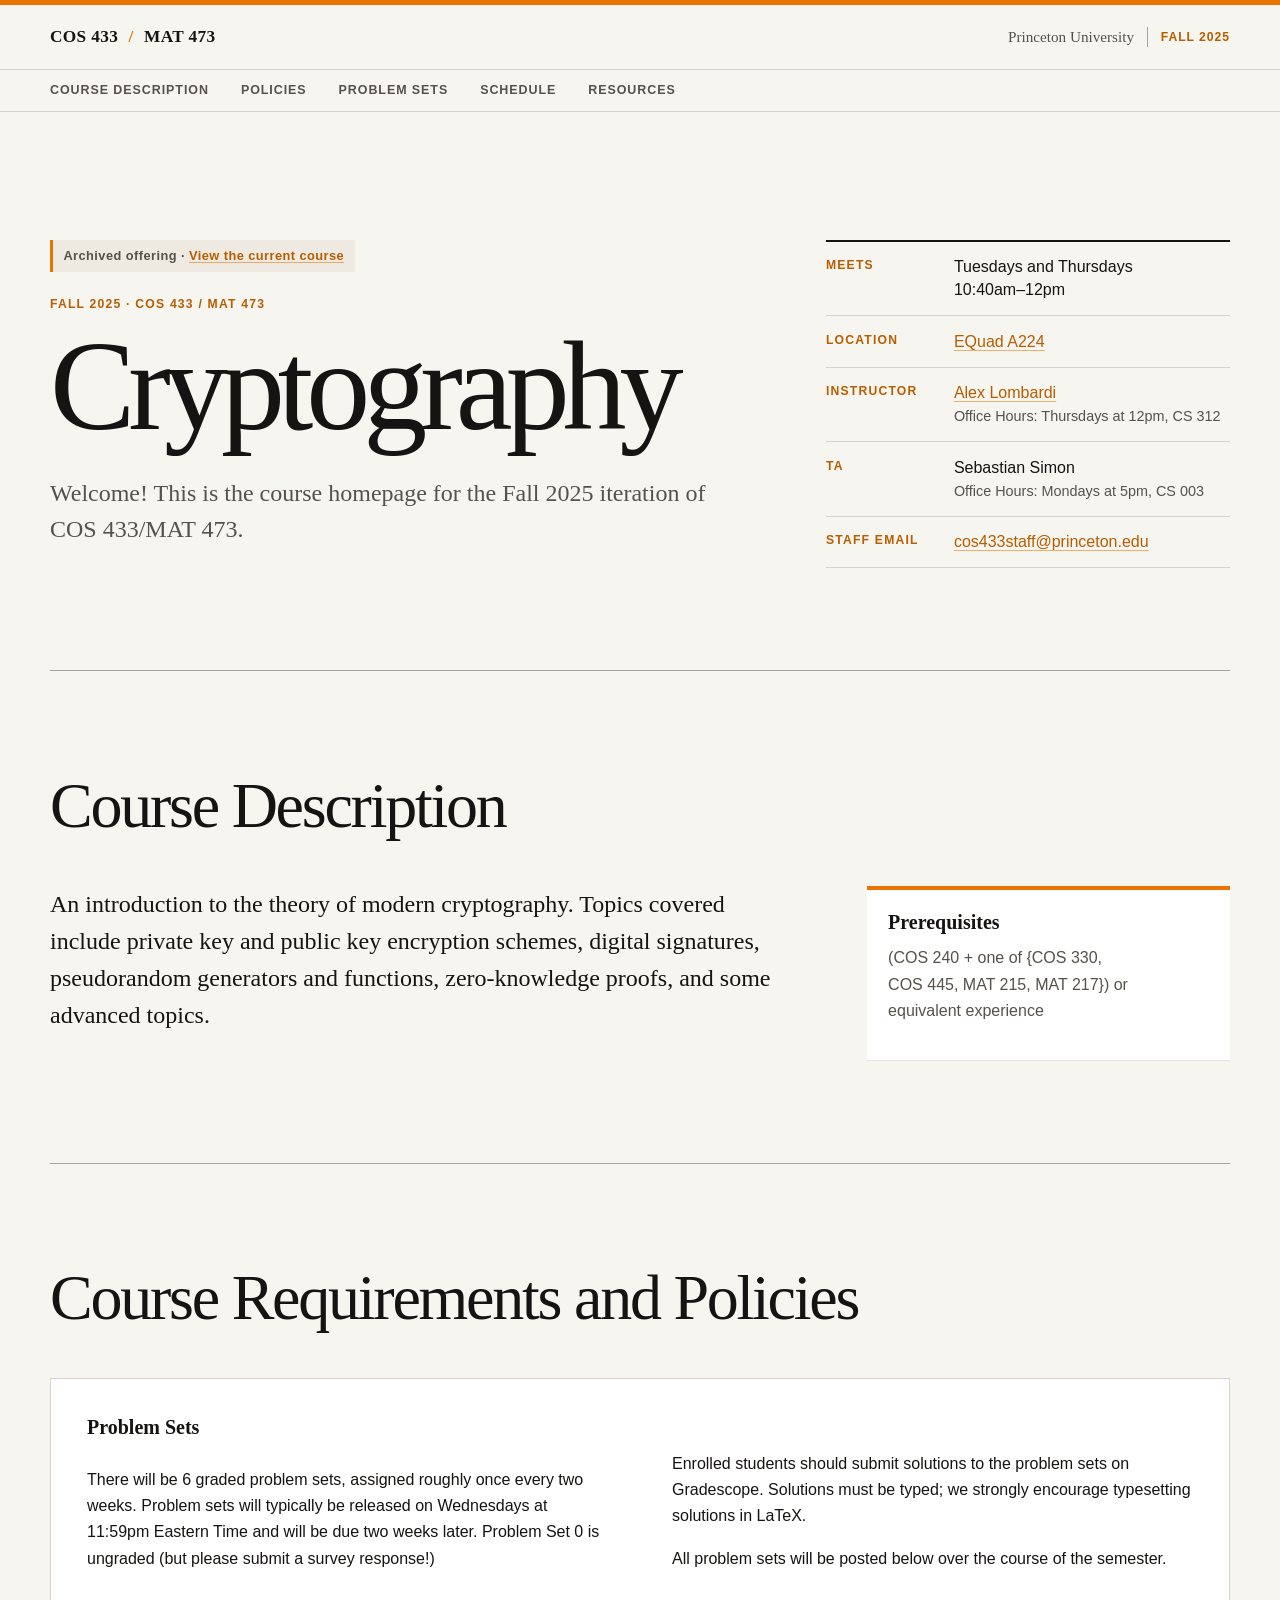
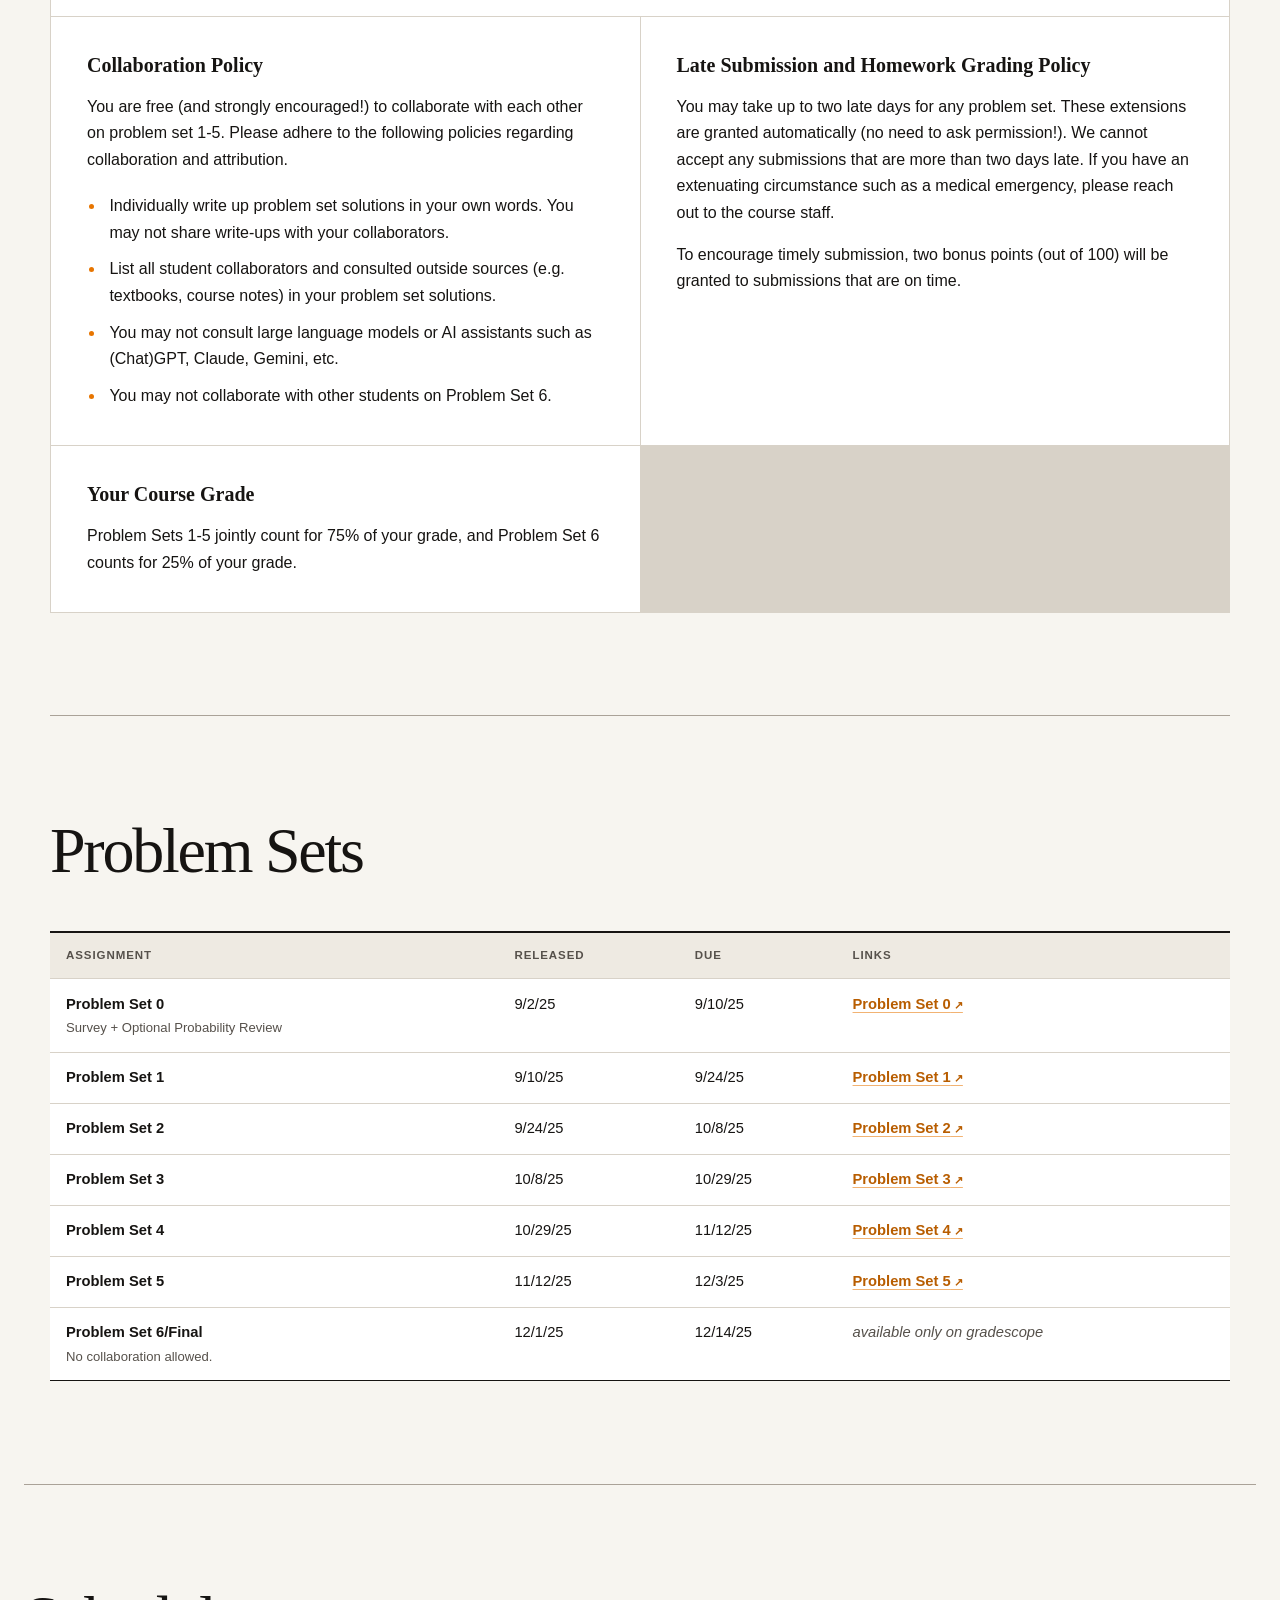
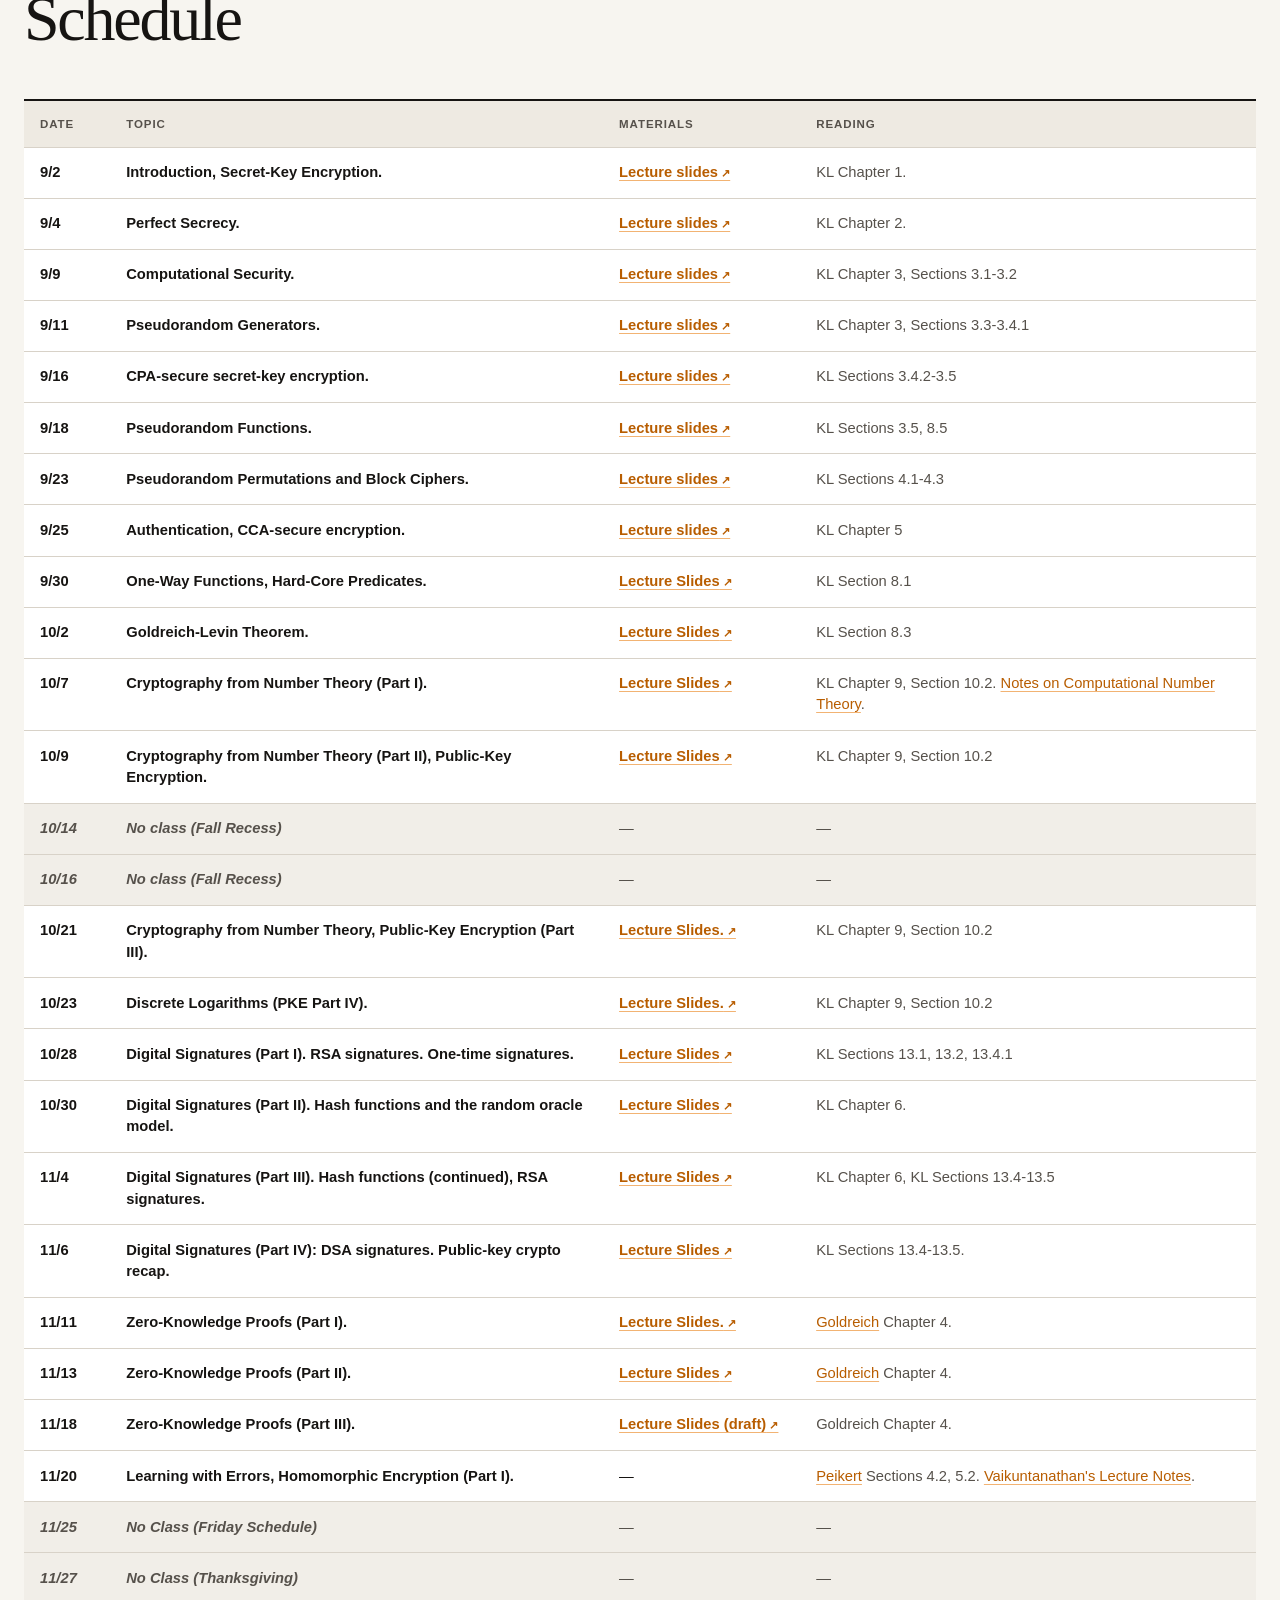
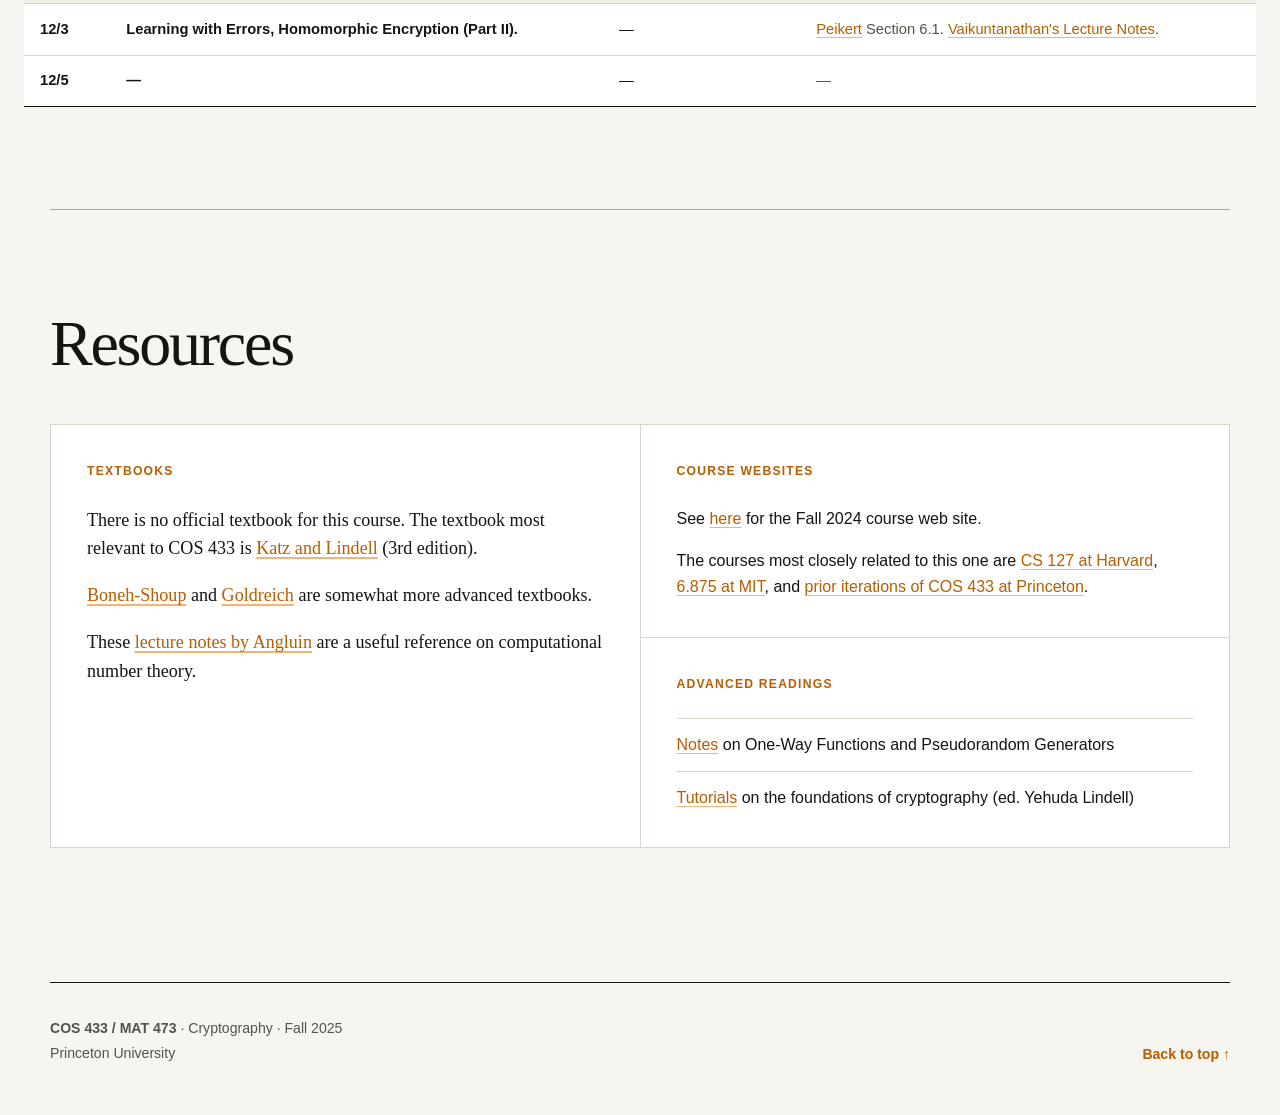
<file: archive/fall-2025/index.html>
<!doctype html>
<html lang="en">
  <head>
    <meta charset="utf-8">
    <meta name="viewport" content="width=device-width, initial-scale=1">
    <meta name="description" content="Archived Fall 2025 offering of COS 433 / MAT 473: Cryptography at Princeton University.">
    <meta name="theme-color" content="#e77500">
    <title>COS 433: Cryptography — Fall 2025 Archive</title>
    <link rel="stylesheet" href="../../style.css">
  </head>
  <body>
    <a class="skip-link" href="#main-content">Skip to main content</a>

    <header class="site-header">
      <div class="header-rule" aria-hidden="true"></div>
      <div class="header-inner">
        <a class="course-mark" href="#top" aria-label="COS 433 home">
          <span>COS 433</span>
          <span class="course-mark-divider" aria-hidden="true">/</span>
          <span>MAT 473</span>
        </a>
        <div class="header-meta">
          <span class="university">Princeton University</span>
          <span class="header-semester">Fall 2025</span>
        </div>
      </div>
      <nav class="site-nav" aria-label="Course navigation">
        <div class="nav-inner">
          <a href="#overview">Course Description</a>
          <a href="#policies">Policies</a>
          <a href="#problem-sets">Problem Sets</a>
          <a href="#schedule">Schedule</a>
          <a href="#resources">Resources</a>
        </div>
      </nav>
    </header>

    <main id="main-content">
      <section class="hero" id="top" aria-labelledby="course-title">
        <div class="hero-copy">
          <p class="archive-notice">Archived offering · <a href="../../">View the current course</a></p>
          <p class="eyebrow">Fall 2025 · COS 433 / MAT 473</p>
          <h1 id="course-title">Cryptography</h1>
          <p class="hero-intro">Welcome! This is the course homepage for the Fall 2025 iteration of COS 433/MAT 473.</p>
        </div>
        <dl class="course-facts">
          <div>
            <dt>Meets</dt>
            <dd>Tuesdays and Thursdays<br>10:40am–12pm</dd>
          </div>
          <div>
            <dt>Location</dt>
            <dd><a href="https://experience.arcgis.com/experience/c3585beaec354f56b1427144ad3e31cf/#data_s=where:dataSource_2-19460542025-layer-49:BL_ID=%270101%27">EQuad A224</a></dd>
          </div>
          <div>
            <dt>Instructor</dt>
            <dd><a href="https://sites.google.com/view/alex-lombardi/home">Alex Lombardi</a><br><span>Office Hours: Thursdays at 12pm, CS 312</span></dd>
          </div>
          <div>
            <dt>TA</dt>
            <dd>Sebastian Simon<br><span>Office Hours: Mondays at 5pm, CS 003</span></dd>
          </div>
          <div>
            <dt>Staff email</dt>
            <dd><a href="mailto:cos433staff@princeton.edu">cos433staff@princeton.edu</a></dd>
          </div>
        </dl>
      </section>

      <section class="section" id="overview" aria-labelledby="overview-title">
        <div class="section-heading">
          <h2 id="overview-title">Course Description</h2>
        </div>
        <div class="prose overview-grid">
          <div>
            <p>An introduction to the theory of modern cryptography. Topics covered include private key and public key encryption schemes, digital signatures, pseudorandom generators and functions, zero-knowledge proofs, and some advanced topics.</p>
          </div>
          <aside class="prerequisite">
            <h3>Prerequisites</h3>
            <p>(COS 240 + one of {COS 330, COS 445, MAT 215, MAT 217}) or equivalent experience</p>
          </aside>
        </div>
      </section>

      <section class="section" id="policies" aria-labelledby="policies-title">
        <div class="section-heading">
          <h2 id="policies-title">Course Requirements and Policies</h2>
        </div>
        <div class="policy-grid">
          <article class="policy-block policy-lead">
            <h3>Problem Sets</h3>
            <p>There will be 6 graded problem sets, assigned roughly once every two weeks. Problem sets will typically be released on Wednesdays at 11:59pm Eastern Time and will be due two weeks later. Problem Set 0 is ungraded (but please submit a survey response!)</p>
            <p>Enrolled students should submit solutions to the problem sets on Gradescope. Solutions must be typed; we strongly encourage typesetting solutions in LaTeX.</p>
            <p>All problem sets will be posted below over the course of the semester.</p>
          </article>

          <article class="policy-block">
            <h3>Collaboration Policy</h3>
            <p>You are free (and strongly encouraged!) to collaborate with each other on problem set 1-5. Please adhere to the following policies regarding collaboration and attribution.</p>
            <ul>
              <li>Individually write up problem set solutions in your own words. You may not share write-ups with your collaborators.</li>
              <li>List all student collaborators and consulted outside sources (e.g. textbooks, course notes) in your problem set solutions.</li>
              <li>You may not consult large language models or AI assistants such as (Chat)GPT, Claude, Gemini, etc.</li>
              <li>You may not collaborate with other students on Problem Set 6.</li>
            </ul>
          </article>

          <article class="policy-block">
            <h3>Late Submission and Homework Grading Policy</h3>
            <p>You may take up to two late days for any problem set. These extensions are granted automatically (no need to ask permission!). We cannot accept any submissions that are more than two days late. If you have an extenuating circumstance such as a medical emergency, please reach out to the course staff.</p>
            <p>To encourage timely submission, two bonus points (out of 100) will be granted to submissions that are on time.</p>
          </article>

          <article class="policy-block">
            <h3>Your Course Grade</h3>
            <p>Problem Sets 1-5 jointly count for 75% of your grade, and Problem Set 6 counts for 25% of your grade.</p>
          </article>
        </div>
      </section>

      <section class="section" id="problem-sets" aria-labelledby="problem-sets-title">
        <div class="section-heading">
          <h2 id="problem-sets-title">Problem Sets</h2>
        </div>
        <div class="table-wrap" tabindex="0" role="region" aria-label="Problem sets table">
          <table class="assignments-table">
            <thead>
              <tr>
                <th scope="col">Assignment</th>
                <th scope="col">Released</th>
                <th scope="col">Due</th>
                <th scope="col">Links</th>
              </tr>
            </thead>
            <tbody>
              <tr>
                <th scope="row">Problem Set 0 <span class="table-note">Survey + Optional Probability Review</span></th>
                <td><time datetime="2025-09-02">9/2/25</time></td>
                <td><time datetime="2025-09-10">9/10/25</time></td>
                <td><a class="material-link" href="https://drive.google.com/file/d/1mNxMsKFDrl95A7F9PqFOZQiuWbNlYHRM/view?usp=sharing">Problem Set 0</a></td>
              </tr>
              <tr>
                <th scope="row">Problem Set 1</th>
                <td><time datetime="2025-09-10">9/10/25</time></td>
                <td><time datetime="2025-09-24">9/24/25</time></td>
                <td><a class="material-link" href="https://drive.google.com/file/d/1ofBNLGhEuape5FYLobUscshnz31FVt6W/view?usp=sharing">Problem Set 1</a></td>
              </tr>
              <tr>
                <th scope="row">Problem Set 2</th>
                <td><time datetime="2025-09-24">9/24/25</time></td>
                <td><time datetime="2025-10-08">10/8/25</time></td>
                <td><a class="material-link" href="https://drive.google.com/file/d/1rUUYWQr43rkQzmB7Y6rSuH6g5ggceOsh/view?usp=sharing">Problem Set 2</a></td>
              </tr>
              <tr>
                <th scope="row">Problem Set 3</th>
                <td><time datetime="2025-10-08">10/8/25</time></td>
                <td><time datetime="2025-10-29">10/29/25</time></td>
                <td><a class="material-link" href="https://drive.google.com/file/d/1Psp8YpwKbO79skHFvjVSNlT0OXltsY72/view?usp=sharing">Problem Set 3</a></td>
              </tr>
              <tr>
                <th scope="row">Problem Set 4</th>
                <td><time datetime="2025-10-29">10/29/25</time></td>
                <td><time datetime="2025-11-12">11/12/25</time></td>
                <td><a class="material-link" href="https://drive.google.com/file/d/1hQ73hGX8A3OjOv0yLRyYJWFOtnxaP1eu/view?usp=sharing">Problem Set 4</a></td>
              </tr>
              <tr>
                <th scope="row">Problem Set 5</th>
                <td><time datetime="2025-11-12">11/12/25</time></td>
                <td><time datetime="2025-12-03">12/3/25</time></td>
                <td><a class="material-link" href="https://drive.google.com/file/d/1x2aHWY-1zoCBPLWrW2ozeSrdrJTIGe32/view?usp=sharing">Problem Set 5</a></td>
              </tr>
              <tr>
                <th scope="row">Problem Set 6/Final <span class="table-note">No collaboration allowed.</span></th>
                <td><time datetime="2025-12-01">12/1/25</time></td>
                <td><time datetime="2025-12-14">12/14/25</time></td>
                <td><span class="availability">available only on gradescope</span></td>
              </tr>
            </tbody>
          </table>
        </div>
      </section>

      <section class="section schedule-section" id="schedule" aria-labelledby="schedule-title">
        <div class="section-heading">
          <h2 id="schedule-title">Schedule</h2>
        </div>
        <p class="table-hint">Scroll horizontally to see all columns on smaller screens.</p>
        <div class="table-wrap" tabindex="0" role="region" aria-label="Course schedule table">
          <table class="schedule-table">
            <thead>
              <tr>
                <th scope="col">Date</th>
                <th scope="col">Topic</th>
                <th scope="col">Materials</th>
                <th scope="col">Reading</th>
              </tr>
            </thead>
            <tbody>
              <tr>
                <th scope="row"><time datetime="2025-09-02">9/2</time></th>
                <td>Introduction, Secret-Key Encryption.</td>
                <td><a class="material-link" href="https://drive.google.com/file/d/18-8f35EoISDf7b5LdAP99ct_5Gtya00k/view?usp=drive_link">Lecture slides</a></td>
                <td>KL Chapter 1.</td>
              </tr>
              <tr>
                <th scope="row"><time datetime="2025-09-04">9/4</time></th>
                <td>Perfect Secrecy.</td>
                <td><a class="material-link" href="https://drive.google.com/file/d/12aoy3l3z8WPxBjiun3dVMg1784HGVq_s/view?usp=sharing">Lecture slides</a></td>
                <td>KL Chapter 2.</td>
              </tr>
              <tr>
                <th scope="row"><time datetime="2025-09-09">9/9</time></th>
                <td>Computational Security.</td>
                <td><a class="material-link" href="https://drive.google.com/file/d/1PIK7JbDWfezz9xmwLi-mUh3DCpV3vAPE/view?usp=sharing">Lecture slides</a></td>
                <td>KL Chapter 3, Sections 3.1-3.2</td>
              </tr>
              <tr>
                <th scope="row"><time datetime="2025-09-11">9/11</time></th>
                <td>Pseudorandom Generators.</td>
                <td><a class="material-link" href="https://drive.google.com/file/d/1rcJu6Id6TrLnGwtyPobHC7Zx806gvZAl/view?usp=sharing">Lecture slides</a></td>
                <td>KL Chapter 3, Sections 3.3-3.4.1</td>
              </tr>
              <tr>
                <th scope="row"><time datetime="2025-09-16">9/16</time></th>
                <td>CPA-secure secret-key encryption.</td>
                <td><a class="material-link" href="https://drive.google.com/file/d/1RD-7Ivets2uTHooRAUW42wmRlKIAdzxn/view?usp=sharing">Lecture slides</a></td>
                <td>KL Sections 3.4.2-3.5</td>
              </tr>
              <tr>
                <th scope="row"><time datetime="2025-09-18">9/18</time></th>
                <td>Pseudorandom Functions.</td>
                <td><a class="material-link" href="https://drive.google.com/file/d/1CBSHwnSHDPjiQ8L0jfFwEDRs4XE1sNVu/view?usp=sharing">Lecture slides</a></td>
                <td>KL Sections 3.5, 8.5</td>
              </tr>
              <tr>
                <th scope="row"><time datetime="2025-09-23">9/23</time></th>
                <td>Pseudorandom Permutations and Block Ciphers.</td>
                <td><a class="material-link" href="https://drive.google.com/file/d/1DyHzp0PgN_S6KBxNfxg01xQQ3-xSGrtK/view?usp=sharing">Lecture slides</a></td>
                <td>KL Sections 4.1-4.3</td>
              </tr>
              <tr>
                <th scope="row"><time datetime="2025-09-25">9/25</time></th>
                <td>Authentication, CCA-secure encryption.</td>
                <td><a class="material-link" href="https://drive.google.com/file/d/1zrkRRrMTCy5ecGZ3jvvA7op30GhUSkqJ/view?usp=sharing">Lecture slides</a></td>
                <td>KL Chapter 5</td>
              </tr>
              <tr>
                <th scope="row"><time datetime="2025-09-30">9/30</time></th>
                <td>One-Way Functions, Hard-Core Predicates.</td>
                <td><a class="material-link" href="https://drive.google.com/file/d/1qXOz8G_7vWf9zZa-Jchz05e4fZweLjlv/view?usp=sharing">Lecture Slides</a></td>
                <td>KL Section 8.1</td>
              </tr>
              <tr>
                <th scope="row"><time datetime="2025-10-02">10/2</time></th>
                <td>Goldreich-Levin Theorem.</td>
                <td><a class="material-link" href="https://drive.google.com/file/d/1RoXskes45ksb7o4kS0N7EIjdBux50q77/view?usp=sharing">Lecture Slides</a></td>
                <td>KL Section 8.3</td>
              </tr>
              <tr>
                <th scope="row"><time datetime="2025-10-07">10/7</time></th>
                <td>Cryptography from Number Theory (Part I).</td>
                <td><a class="material-link" href="https://drive.google.com/file/d/1siyY0_MF6hfh0OU7AZ8KRLyNMC4eXglv/view?usp=sharing">Lecture Slides</a></td>
                <td>KL Chapter 9, Section 10.2. <a href="https://people.csail.mit.edu/vinodv/6892-Fall2013/Angluin.pdf">Notes on Computational Number Theory</a>.</td>
              </tr>
              <tr>
                <th scope="row"><time datetime="2025-10-09">10/9</time></th>
                <td>Cryptography from Number Theory (Part II), Public-Key Encryption.</td>
                <td><a class="material-link" href="https://drive.google.com/file/d/1XM1lCHMiwD9O0X9BN7FLMHGYerb-CwvB/view?usp=sharing">Lecture Slides</a></td>
                <td>KL Chapter 9, Section 10.2</td>
              </tr>
              <tr class="no-class">
                <th scope="row"><time datetime="2025-10-14">10/14</time></th>
                <td>No class (Fall Recess)</td>
                <td aria-label="No materials">—</td>
                <td aria-label="No reading">—</td>
              </tr>
              <tr class="no-class">
                <th scope="row"><time datetime="2025-10-16">10/16</time></th>
                <td>No class (Fall Recess)</td>
                <td aria-label="No materials">—</td>
                <td aria-label="No reading">—</td>
              </tr>
              <tr>
                <th scope="row"><time datetime="2025-10-21">10/21</time></th>
                <td>Cryptography from Number Theory, Public-Key Encryption (Part III).</td>
                <td><a class="material-link" href="https://drive.google.com/file/d/1wHSw-YWmD0M4wyPM2nEdthQq2Al0sqWq/view?usp=sharing">Lecture Slides.</a></td>
                <td>KL Chapter 9, Section 10.2</td>
              </tr>
              <tr>
                <th scope="row"><time datetime="2025-10-23">10/23</time></th>
                <td>Discrete Logarithms (PKE Part IV).</td>
                <td><a class="material-link" href="https://drive.google.com/file/d/1MPDcsbA6n1McgMyE3VOOz8hIDOcM-lq3/view?usp=sharing">Lecture Slides.</a></td>
                <td>KL Chapter 9, Section 10.2</td>
              </tr>
              <tr>
                <th scope="row"><time datetime="2025-10-28">10/28</time></th>
                <td>Digital Signatures (Part I). RSA signatures. One-time signatures.</td>
                <td><a class="material-link" href="https://drive.google.com/file/d/1XCKcaAiaWb82TvBILSTglvpg1WAm1U7z/view?usp=sharing">Lecture Slides</a></td>
                <td>KL Sections 13.1, 13.2, 13.4.1</td>
              </tr>
              <tr>
                <th scope="row"><time datetime="2025-10-30">10/30</time></th>
                <td>Digital Signatures (Part II). Hash functions and the random oracle model.</td>
                <td><a class="material-link" href="https://drive.google.com/file/d/1oX5jZvQ5BwzfqXJ_H4mOMocNYzBipdSi/view?usp=sharing">Lecture Slides</a></td>
                <td>KL Chapter 6.</td>
              </tr>
              <tr>
                <th scope="row"><time datetime="2025-11-04">11/4</time></th>
                <td>Digital Signatures (Part III). Hash functions (continued), RSA signatures.</td>
                <td><a class="material-link" href="https://drive.google.com/file/d/1Dc5X8AwZjN6Wyof--a5vnM1j_wyb1w2i/view?usp=sharing">Lecture Slides</a></td>
                <td>KL Chapter 6, KL Sections 13.4-13.5</td>
              </tr>
              <tr>
                <th scope="row"><time datetime="2025-11-06">11/6</time></th>
                <td>Digital Signatures (Part IV): DSA signatures. Public-key crypto recap.</td>
                <td><a class="material-link" href="https://drive.google.com/file/d/1dXNvu3mXZztiOi_9j07PPttYM57ew-uw/view?usp=sharing">Lecture Slides</a></td>
                <td>KL Sections 13.4-13.5.</td>
              </tr>
              <tr>
                <th scope="row"><time datetime="2025-11-11">11/11</time></th>
                <td>Zero-Knowledge Proofs (Part I).</td>
                <td><a class="material-link" href="https://drive.google.com/file/d/1dofGlDNZ3c76ZO-uIUDTd1GIA-BU_zuX/view?usp=sharing">Lecture Slides.</a></td>
                <td><a href="https://www.wisdom.weizmann.ac.il/~oded/foc-drafts.html">Goldreich</a> Chapter 4.</td>
              </tr>
              <tr>
                <th scope="row"><time datetime="2025-11-13">11/13</time></th>
                <td>Zero-Knowledge Proofs (Part II).</td>
                <td><a class="material-link" href="https://drive.google.com/file/d/1VFEh350lSvOT8fN_5NuVF4pLzF_-3JDx/view?usp=sharing">Lecture Slides</a></td>
                <td><a href="https://www.wisdom.weizmann.ac.il/~oded/foc-drafts.html">Goldreich</a> Chapter 4.</td>
              </tr>
              <tr>
                <th scope="row"><time datetime="2025-11-18">11/18</time></th>
                <td>Zero-Knowledge Proofs (Part III).</td>
                <td><a class="material-link" href="https://drive.google.com/file/d/1jfxRk-QSm9E1-xD0cqAn1sD_DAxAmkL5/view?usp=sharing">Lecture Slides (draft)</a></td>
                <td>Goldreich Chapter 4.</td>
              </tr>
              <tr>
                <th scope="row"><time datetime="2025-11-20">11/20</time></th>
                <td>Learning with Errors, Homomorphic Encryption (Part I).</td>
                <td aria-label="No materials">—</td>
                <td><a href="https://eprint.iacr.org/2015/939.pdf">Peikert</a> Sections 4.2, 5.2. <a href="https://advancedcrypto.github.io/Lecture1.pdf">Vaikuntanathan's Lecture Notes</a>.</td>
              </tr>
              <tr class="no-class">
                <th scope="row"><time datetime="2025-11-25">11/25</time></th>
                <td>No Class (Friday Schedule)</td>
                <td aria-label="No materials">—</td>
                <td aria-label="No reading">—</td>
              </tr>
              <tr class="no-class">
                <th scope="row"><time datetime="2025-11-27">11/27</time></th>
                <td>No Class (Thanksgiving)</td>
                <td aria-label="No materials">—</td>
                <td aria-label="No reading">—</td>
              </tr>
              <tr>
                <th scope="row"><time datetime="2025-12-03">12/3</time></th>
                <td>Learning with Errors, Homomorphic Encryption (Part II).</td>
                <td aria-label="No materials">—</td>
                <td><a href="https://eprint.iacr.org/2015/939.pdf">Peikert</a> Section 6.1. <a href="https://advancedcrypto.github.io/Lecture4a.pdf">Vaikuntanathan's Lecture Notes</a>.</td>
              </tr>
              <tr>
                <th scope="row"><time datetime="2025-12-05">12/5</time></th>
                <td aria-label="No topic listed">—</td>
                <td aria-label="No materials listed">—</td>
                <td aria-label="No reading listed">—</td>
              </tr>
            </tbody>
          </table>
        </div>
      </section>

      <section class="section" id="resources" aria-labelledby="resources-title">
        <div class="section-heading">
          <h2 id="resources-title">Resources</h2>
        </div>
        <div class="resources-grid">
          <article class="resource-block resource-primary">
            <p class="resource-label">Textbooks</p>
            <p>There is no official textbook for this course. The textbook most relevant to COS 433 is <a href="https://www.amazon.com/Introduction-Cryptography-Chapman-Network-Security/dp/0815354363?crid=26S3CMSML5BNW&amp;dib=eyJ2IjoiMSJ9.MkAYgjB3NdQPfsVznnhBB7H2rwZAd39FW0QY09JhkgXg32PTzg06QoyiJFtkW-ui.Piqp25gcq0TBzhizxxLYWNKhxDN2q-RNJmiVXj6zwCg&amp;dib_tag=se&amp;keywords=introduction+to+modern+cryptography+katz+lindell&amp;qid=1756949759&amp;s=books&amp;sprefix=introduction+to+modern+cryptography+katz+lindell%2Cstripbooks%2C89&amp;sr=1-1">Katz and Lindell</a> (3rd edition).</p>
            <p><a href="https://toc.cryptobook.us/">Boneh-Shoup</a> and <a href="https://www.wisdom.weizmann.ac.il/~oded/foc-book.html">Goldreich</a> are somewhat more advanced textbooks.</p>
            <p>These <a href="https://people.csail.mit.edu/vinodv/6892-Fall2013/Angluin.pdf">lecture notes by Angluin</a> are a useful reference on computational number theory.</p>
          </article>

          <article class="resource-block">
            <p class="resource-label">Course Websites</p>
            <p>See <a href="https://sites.google.com/view/alex-lombardi/home/cos-433533-fall-2024-princeton?authuser=0">here</a> for the Fall 2024 course web site.</p>
            <p>The courses most closely related to this one are <a href="https://cs127.boazbarak.org/">CS 127 at Harvard</a>, <a href="http://mit6875.org/">6.875 at MIT</a>, and <a href="https://mzhandry.github.io/courses/2020-Fall-COS433/">prior iterations of COS 433 at Princeton</a>.</p>
          </article>

          <article class="resource-block">
            <p class="resource-label">Advanced Readings</p>
            <ul class="resource-list">
              <li><a href="https://drive.google.com/file/d/1I5aObjjX_0Zlpn97mNiALAsqbqVJDV7d/view?usp=drive_link">Notes</a> on One-Way Functions and Pseudorandom Generators</li>
              <li><a href="https://link.springer.com/book/10.1007/978-3-319-57048-8">Tutorials</a> on the foundations of cryptography (ed. Yehuda Lindell)</li>
            </ul>
          </article>
        </div>
      </section>
    </main>

    <footer class="site-footer">
      <div>
        <p><strong>COS 433 / MAT 473</strong> · Cryptography · Fall 2025</p>
        <p>Princeton University</p>
      </div>
      <a href="#top">Back to top <span aria-hidden="true">↑</span></a>
    </footer>
  </body>
</html>
</file>
<file: style.css>
:root {
  --orange: #e77500;
  --orange-dark: #b85d00;
  --ink: #161412;
  --ink-soft: #56514b;
  --paper: #f7f5f0;
  --surface: #fff;
  --line: #d8d2c8;
  --line-dark: #aaa298;
  --serif: Georgia, "Times New Roman", serif;
  --sans: Inter, ui-sans-serif, -apple-system, BlinkMacSystemFont, "Segoe UI", sans-serif;
  --content-width: 1180px;
}

* {
  box-sizing: border-box;
}

html {
  scroll-behavior: smooth;
  scroll-padding-top: 9rem;
}

body {
  margin: 0;
  overflow-x: hidden;
  color: var(--ink);
  background: var(--paper);
  font-family: var(--sans);
  font-size: 1rem;
  line-height: 1.65;
  -webkit-font-smoothing: antialiased;
}

a {
  color: var(--orange-dark);
  text-decoration-color: color-mix(in srgb, var(--orange) 55%, transparent);
  text-decoration-thickness: 0.09em;
  text-underline-offset: 0.18em;
}

a:hover {
  color: var(--orange);
  text-decoration-color: currentColor;
}

a:focus-visible {
  outline: 3px solid color-mix(in srgb, var(--orange) 55%, white);
  outline-offset: 3px;
  border-radius: 2px;
}

.skip-link {
  position: fixed;
  z-index: 100;
  top: 0.75rem;
  left: 0.75rem;
  padding: 0.55rem 0.8rem;
  color: white;
  background: var(--ink);
  transform: translateY(-160%);
}

.skip-link:focus {
  transform: translateY(0);
}

.site-header {
  position: sticky;
  z-index: 20;
  top: 0;
  background: color-mix(in srgb, var(--paper) 94%, transparent);
  border-bottom: 1px solid var(--line);
  backdrop-filter: blur(10px);
}

.header-rule {
  height: 5px;
  background: var(--orange);
}

.header-inner,
.nav-inner,
.hero,
.section {
  width: min(calc(100% - 3rem), var(--content-width));
  margin-inline: auto;
}

.header-inner {
  display: flex;
  align-items: center;
  justify-content: space-between;
  min-height: 4rem;
  gap: 2rem;
}

.course-mark {
  display: inline-flex;
  gap: 0.65rem;
  align-items: center;
  color: var(--ink);
  font-family: var(--serif);
  font-size: 1.08rem;
  font-weight: 700;
  letter-spacing: 0.02em;
  text-decoration: none;
}

.course-mark-divider {
  color: var(--orange);
}

.course-mark-term {
  margin-left: 0.2rem;
  padding-left: 0.85rem;
  border-left: 1px solid var(--line-dark);
  color: var(--orange-dark);
  font-family: var(--sans);
  font-size: 0.72rem;
  font-weight: 800;
  letter-spacing: 0.08em;
  text-transform: uppercase;
}

.header-meta {
  display: flex;
  align-items: center;
  gap: 0.8rem;
  color: var(--ink-soft);
  white-space: nowrap;
}

.university {
  margin: 0;
  font-family: var(--serif);
  font-size: 0.95rem;
}

.header-semester {
  padding-left: 0.8rem;
  border-left: 1px solid var(--line-dark);
  color: var(--orange-dark);
  font-size: 0.76rem;
  font-weight: 800;
  letter-spacing: 0.08em;
  text-transform: uppercase;
}

.site-nav {
  border-top: 1px solid var(--line);
}

.nav-inner {
  display: flex;
  gap: 2rem;
  overflow-x: auto;
  scrollbar-width: none;
}

.nav-inner::-webkit-scrollbar {
  display: none;
}

.site-nav a {
  flex: none;
  padding: 0.6rem 0 0.65rem;
  color: var(--ink-soft);
  font-size: 0.78rem;
  font-weight: 750;
  letter-spacing: 0.075em;
  text-decoration: none;
  text-transform: uppercase;
}

.site-nav a:hover {
  color: var(--orange-dark);
}

.hero {
  display: grid;
  grid-template-columns: minmax(0, 1.25fr) minmax(20rem, 0.75fr);
  gap: clamp(3rem, 8vw, 8rem);
  padding-block: clamp(4.5rem, 10vw, 8rem) clamp(4rem, 8vw, 7rem);
}

.eyebrow,
dt {
  color: var(--orange-dark);
  font-size: 0.76rem;
  font-weight: 800;
  letter-spacing: 0.1em;
  text-transform: uppercase;
}

.eyebrow {
  margin: 0 0 1rem;
}

h1,
h2,
h3,
p {
  text-wrap: pretty;
}

h1,
h2,
h3 {
  font-family: var(--serif);
}

h1 {
  max-width: 8ch;
  margin: 0;
  font-size: clamp(4.3rem, 10vw, 8rem);
  font-weight: 500;
  letter-spacing: -0.055em;
  line-height: 0.88;
}

.hero-intro {
  max-width: 43rem;
  margin: 2rem 0 0;
  color: var(--ink-soft);
  font-family: var(--serif);
  font-size: clamp(1.2rem, 2vw, 1.5rem);
  line-height: 1.5;
}

.archive-notice {
  display: inline-block;
  margin: 0 0 1.4rem;
  padding: 0.35rem 0.65rem;
  color: var(--ink-soft);
  background: #eeeae2;
  border-left: 3px solid var(--orange);
  font-size: 0.8rem;
  font-weight: 700;
  letter-spacing: 0.035em;
}

.current-status {
  align-self: end;
  padding: 1.5rem;
  background: var(--surface);
  border-top: 4px solid var(--orange);
  box-shadow: 0 1px 0 rgba(22, 20, 18, 0.08);
}

.current-status p:last-child {
  margin-bottom: 0;
  color: var(--ink-soft);
  font-family: var(--serif);
  font-size: 1.15rem;
}

.coming-soon {
  max-width: 52rem;
  padding: clamp(1.5rem, 3vw, 2.25rem);
  background: var(--surface);
  border-left: 4px solid var(--orange);
  font-family: var(--serif);
  font-size: clamp(1.15rem, 2vw, 1.4rem);
}

.coming-soon p {
  margin: 0;
}

.offering-grid {
  display: grid;
  grid-template-columns: repeat(2, minmax(0, 1fr));
  gap: 1rem;
}

.offering-card {
  display: flex;
  flex-direction: column;
  min-height: 15rem;
  padding: clamp(1.5rem, 4vw, 2.5rem);
  color: var(--ink);
  background: var(--surface);
  border-top: 4px solid var(--orange);
  text-decoration: none;
  box-shadow: 0 1px 0 rgba(22, 20, 18, 0.08);
  transition: transform 160ms ease, box-shadow 160ms ease;
}

.offering-card:hover {
  color: var(--ink);
  transform: translateY(-2px);
  box-shadow: 0 8px 24px rgba(22, 20, 18, 0.08);
}

.offering-term {
  margin-bottom: 1.5rem;
  color: var(--orange-dark);
  font-size: 0.76rem;
  font-weight: 800;
  letter-spacing: 0.1em;
  text-transform: uppercase;
}

.offering-card strong {
  font-family: var(--serif);
  font-size: clamp(1.45rem, 3vw, 2rem);
  line-height: 1.15;
}

.offering-card > span:not(.offering-term):not(.offering-action) {
  color: var(--ink-soft);
  font-family: var(--serif);
  font-size: 1.1rem;
}

.offering-action {
  margin-top: auto;
  padding-top: 2rem;
  color: var(--orange-dark);
  font-size: 0.85rem;
  font-weight: 750;
}

.course-facts {
  align-self: end;
  margin: 0;
  border-top: 2px solid var(--ink);
}

.course-facts > div {
  display: grid;
  grid-template-columns: 7rem 1fr;
  gap: 1rem;
  padding: 0.85rem 0;
  border-bottom: 1px solid var(--line);
}

.course-facts dt,
.course-facts dd {
  margin: 0;
}

.course-facts dd {
  line-height: 1.45;
}

.course-facts dd span {
  color: var(--ink-soft);
  font-size: 0.9rem;
}

.staff-list {
  display: grid;
  gap: 0.2rem;
  margin: 0;
  padding: 0;
  list-style: none;
}

.section {
  padding-block: clamp(4rem, 8vw, 7rem);
  border-top: 1px solid var(--line-dark);
}

.section-heading {
  margin-bottom: 3rem;
}

h2 {
  margin: 0;
  font-size: clamp(2.45rem, 5vw, 4.4rem);
  font-weight: 500;
  letter-spacing: -0.035em;
  line-height: 1;
}

h3 {
  margin: 0 0 0.65rem;
  font-size: 1.25rem;
  line-height: 1.25;
}

.prose p {
  margin: 0 0 1rem;
}

.overview-grid {
  display: grid;
  grid-template-columns: minmax(0, 1.6fr) minmax(16rem, 0.8fr);
  gap: clamp(2rem, 7vw, 7rem);
}

.overview-grid > div > p {
  max-width: 48rem;
  font-family: var(--serif);
  font-size: clamp(1.2rem, 2vw, 1.5rem);
  line-height: 1.55;
}

.prerequisite {
  align-self: start;
  padding: 1.25rem 1.35rem;
  background: var(--surface);
  border-top: 4px solid var(--orange);
  box-shadow: 0 1px 0 rgba(22, 20, 18, 0.08);
}

.prerequisite p {
  color: var(--ink-soft);
}

.policy-grid {
  display: grid;
  grid-template-columns: repeat(2, minmax(0, 1fr));
  gap: 1px;
  background: var(--line);
  border: 1px solid var(--line);
}

.policy-block {
  padding: clamp(1.5rem, 3vw, 2.25rem);
  background: var(--surface);
}

.policy-block p:last-child,
.policy-block ul:last-child {
  margin-bottom: 0;
}

.policy-lead {
  grid-column: 1 / -1;
  columns: 2;
  column-gap: 4rem;
}

.policy-lead h3 {
  column-span: all;
}

.policy-block ul {
  margin: 1.25rem 0 0;
  padding-left: 1.15rem;
}

.policy-block li {
  margin-top: 0.65rem;
  padding-left: 0.25rem;
}

.policy-block li::marker {
  color: var(--orange);
}

.table-wrap {
  max-width: 100%;
  overflow-x: auto;
  border-top: 2px solid var(--ink);
  border-bottom: 1px solid var(--ink);
  outline: none;
}

.table-wrap:focus-visible {
  outline: 3px solid color-mix(in srgb, var(--orange) 55%, white);
  outline-offset: 4px;
}

table {
  width: 100%;
  border-collapse: collapse;
  background: var(--surface);
  font-size: 0.92rem;
  line-height: 1.45;
}

th,
td {
  padding: 0.9rem 1rem;
  text-align: left;
  vertical-align: top;
  border-bottom: 1px solid var(--line);
}

thead th {
  color: var(--ink-soft);
  background: #eeeae2;
  font-size: 0.72rem;
  font-weight: 800;
  letter-spacing: 0.08em;
  text-transform: uppercase;
}

tbody tr:last-child > * {
  border-bottom: 0;
}

tbody tr:hover > * {
  background: #fffbf4;
}

tbody th {
  font-weight: 750;
}

.assignments-table {
  min-width: 700px;
}

.assignments-table th:first-child {
  width: 38%;
}

.assignments-table td:nth-child(2),
.assignments-table td:nth-child(3) {
  white-space: nowrap;
}

.table-note {
  display: block;
  margin-top: 0.2rem;
  color: var(--ink-soft);
  font-size: 0.82rem;
  font-weight: 450;
}

.availability {
  color: var(--ink-soft);
  font-style: italic;
}

.material-link {
  display: inline-block;
  font-weight: 700;
  white-space: nowrap;
}

.material-link::after {
  content: " ↗";
  font-size: 0.78em;
  text-decoration: none;
}

.current-schedule .material-link::before {
  content: "Slides ";
}

.current-schedule .published-slide::before {
  content: none;
}

.hide-unreleased-slides .material-link[href^="slides/fall-2026/"]:not([href$="L01-final.pdf"]):not([href$="L02-final.pdf"]):not([href$="L03-final.pdf"]):not([href$="L04-final.pdf"]):not([href$="L05-final.pdf"]):not([href$="L06-final.pdf"]):not([href$="L07-final.pdf"]):not([href$="L08-final.pdf"]):not([href$="L09-final.pdf"]):not([href$="L10-final.pdf"]):not([href$="L11-final.pdf"]):not([href$="L12-final.pdf"]):not([href$="L13-final.pdf"]):not([href$="L14-final.pdf"]):not([href$="L15-final.pdf"]):not([href$="L16-final.pdf"]):not([href$="L17-final.pdf"]):not([href$="L18-final.pdf"]):not([href$="L19-final.pdf"]):not([href$="L20-draft.pdf"]) {
  display: none;
}

.hide-unreleased-slides td:has(> .material-link[href^="slides/fall-2026/"]:not([href$="L01-final.pdf"]):not([href$="L02-final.pdf"]):not([href$="L03-final.pdf"]):not([href$="L04-final.pdf"]):not([href$="L05-final.pdf"]):not([href$="L06-final.pdf"]):not([href$="L07-final.pdf"]):not([href$="L08-final.pdf"]):not([href$="L09-final.pdf"]):not([href$="L10-final.pdf"]):not([href$="L11-final.pdf"]):not([href$="L12-final.pdf"]):not([href$="L13-final.pdf"]):not([href$="L14-final.pdf"]):not([href$="L15-final.pdf"]):not([href$="L16-final.pdf"]):not([href$="L17-final.pdf"]):not([href$="L18-final.pdf"]):not([href$="L19-final.pdf"]):not([href$="L20-draft.pdf"]))::after {
  content: "—";
}

.schedule-section {
  width: min(calc(100% - 3rem), 1320px);
}

.schedule-table {
  min-width: 940px;
}

.schedule-table th:first-child {
  width: 7%;
  min-width: 5rem;
  white-space: nowrap;
}

.schedule-table td:nth-child(2) {
  width: 40%;
  font-weight: 600;
}

.schedule-table td:nth-child(3) {
  width: 16%;
}

.schedule-table td:nth-child(4) {
  width: 37%;
  color: var(--ink-soft);
}

.schedule-table .no-class > * {
  color: var(--ink-soft);
  background: #f1eee8;
  font-style: italic;
}

.calendar-table th:first-child {
  width: 9rem;
  white-space: nowrap;
}

.calendar-table tbody td {
  color: var(--ink-soft);
}

.calendar-table .no-class > * {
  color: var(--ink-soft);
  background: #f1eee8;
  font-style: italic;
}

.table-hint {
  display: none;
  margin: -1.5rem 0 1rem;
  color: var(--ink-soft);
  font-size: 0.82rem;
}

.resources-grid {
  display: grid;
  grid-template-columns: repeat(2, minmax(0, 1fr));
  gap: 1px;
  background: var(--line);
  border: 1px solid var(--line);
}

.resource-block {
  padding: clamp(1.5rem, 3vw, 2.25rem);
  background: var(--surface);
}

.resource-primary {
  grid-row: span 2;
}

.resource-label {
  margin: 0 0 1.5rem;
  color: var(--orange-dark);
  font-size: 0.76rem;
  font-weight: 800;
  letter-spacing: 0.1em;
  text-transform: uppercase;
}

.resource-primary > p:not(.resource-label) {
  font-family: var(--serif);
  font-size: 1.13rem;
  line-height: 1.6;
}

.resource-block p:last-child,
.resource-list:last-child {
  margin-bottom: 0;
}

.resource-list {
  margin: 0;
  padding: 0;
  list-style: none;
}

.resource-list li {
  padding: 0.8rem 0;
  border-top: 1px solid var(--line);
}

.resource-list li:last-child {
  padding-bottom: 0;
}

.site-footer {
  display: flex;
  align-items: end;
  justify-content: space-between;
  width: min(calc(100% - 3rem), var(--content-width));
  margin: 2rem auto 0;
  padding: 2rem 0 3rem;
  border-top: 1px solid var(--ink);
  color: var(--ink-soft);
  font-size: 0.88rem;
}

.site-footer p {
  margin: 0.1rem 0;
}

.site-footer a {
  font-weight: 750;
  text-decoration: none;
}

@media (max-width: 780px) {
  html {
    scroll-padding-top: 8rem;
  }

  .header-inner,
  .nav-inner,
  .hero,
  .section,
  .schedule-section,
  .site-footer {
    width: min(calc(100% - 2rem), var(--content-width));
  }

  .university {
    display: none;
  }

  .nav-inner {
    gap: 1.35rem;
  }

  .hero {
    grid-template-columns: 1fr;
    gap: 3rem;
    padding-top: 4rem;
  }

  h1 {
    font-size: clamp(3.25rem, 15.5vw, 5.5rem);
  }

  .overview-grid {
    grid-template-columns: 1fr;
  }

  .policy-grid,
  .resources-grid {
    grid-template-columns: 1fr;
  }

  .policy-lead,
  .resource-primary {
    grid-column: auto;
    grid-row: auto;
  }

  .policy-lead {
    columns: auto;
  }

  .table-hint {
    display: block;
  }
}

@media (max-width: 480px) {
  .course-facts > div {
    grid-template-columns: 1fr;
    gap: 0.2rem;
  }

  .offering-grid {
    grid-template-columns: 1fr;
  }

  .site-footer {
    display: block;
  }

  .site-footer > a {
    display: inline-block;
    margin-top: 1rem;
  }
}

@media print {
  .site-header,
  .skip-link,
  .site-footer {
    display: none;
  }

  body {
    background: white;
    font-size: 10pt;
  }

  .hero,
  .section,
  .schedule-section {
    width: 100%;
    padding-block: 1.5rem;
  }

  .hero {
    grid-template-columns: 1fr 1fr;
  }

  h1 {
    font-size: 48pt;
  }

  .table-wrap {
    overflow: visible;
  }

  .schedule-table,
  .assignments-table {
    min-width: 0;
  }

  a {
    color: inherit;
  }
}

@media (prefers-reduced-motion: reduce) {
  html {
    scroll-behavior: auto;
  }
}
</file>
